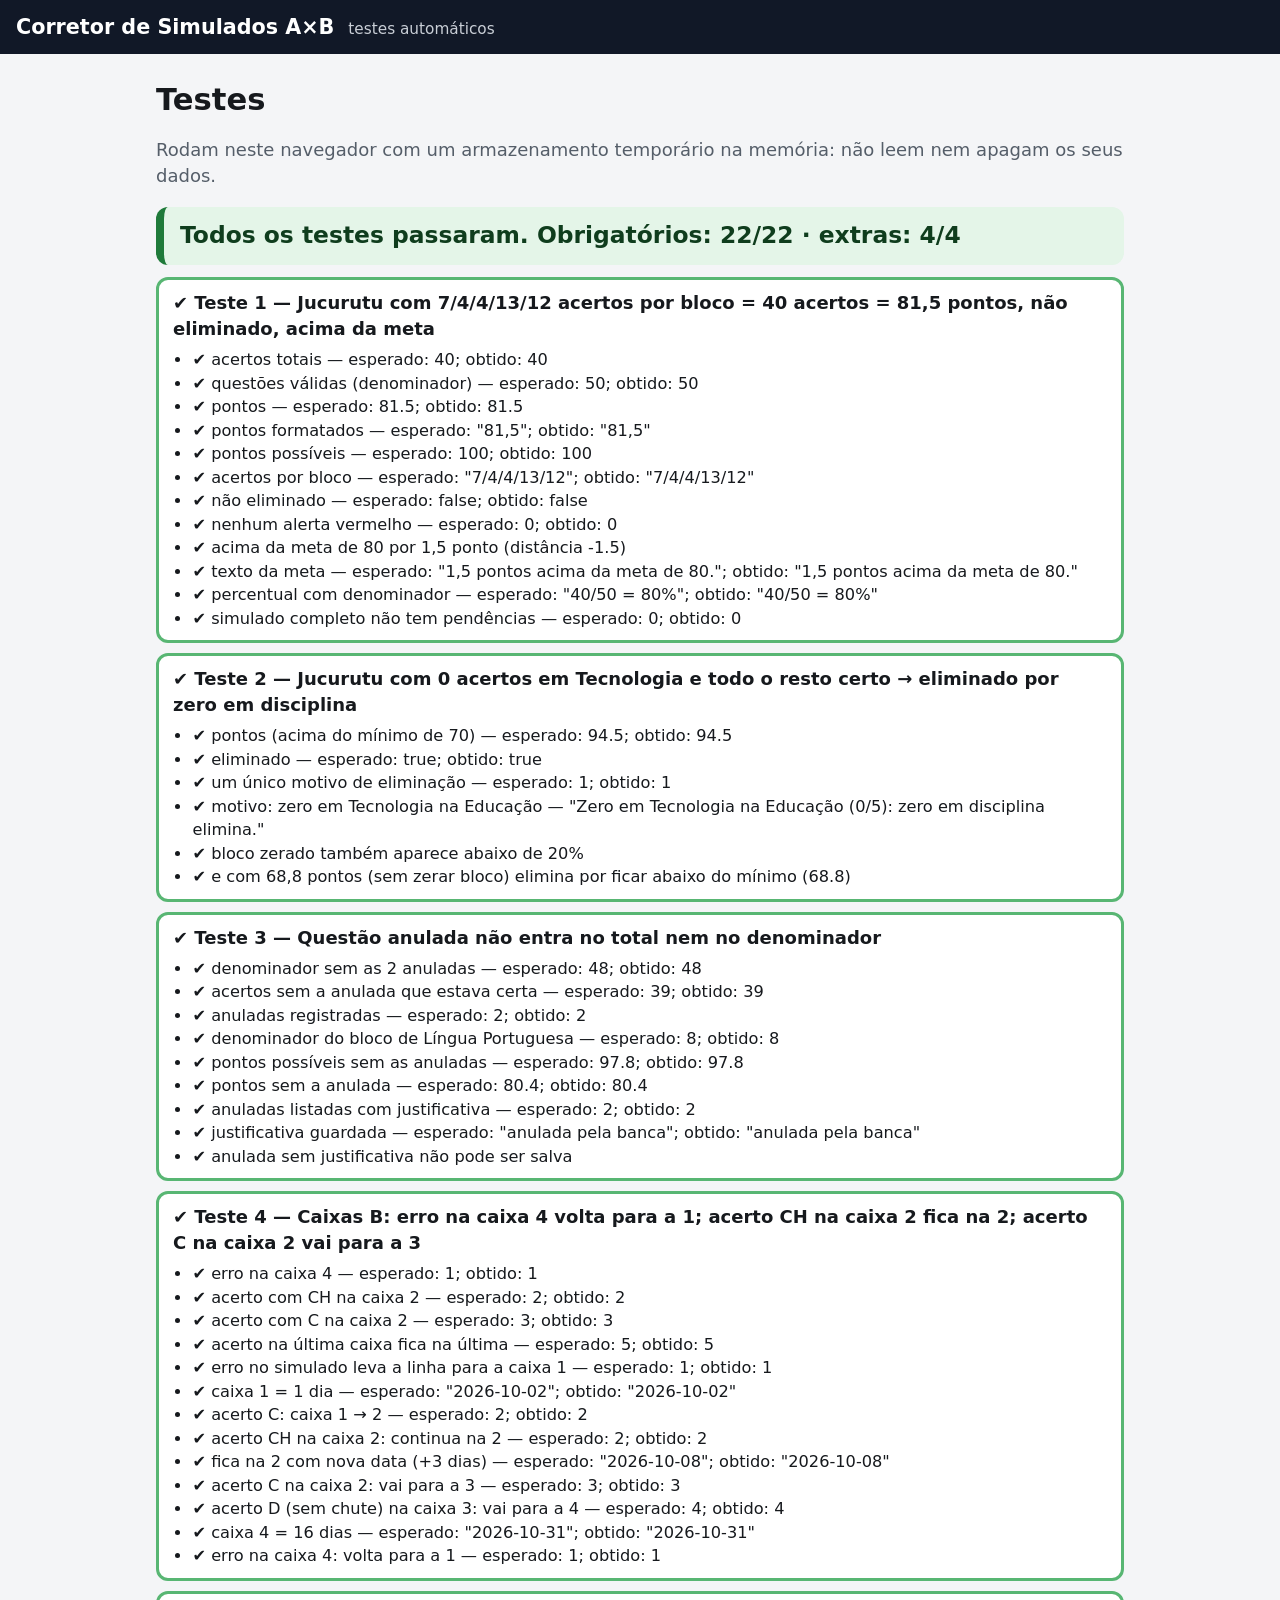
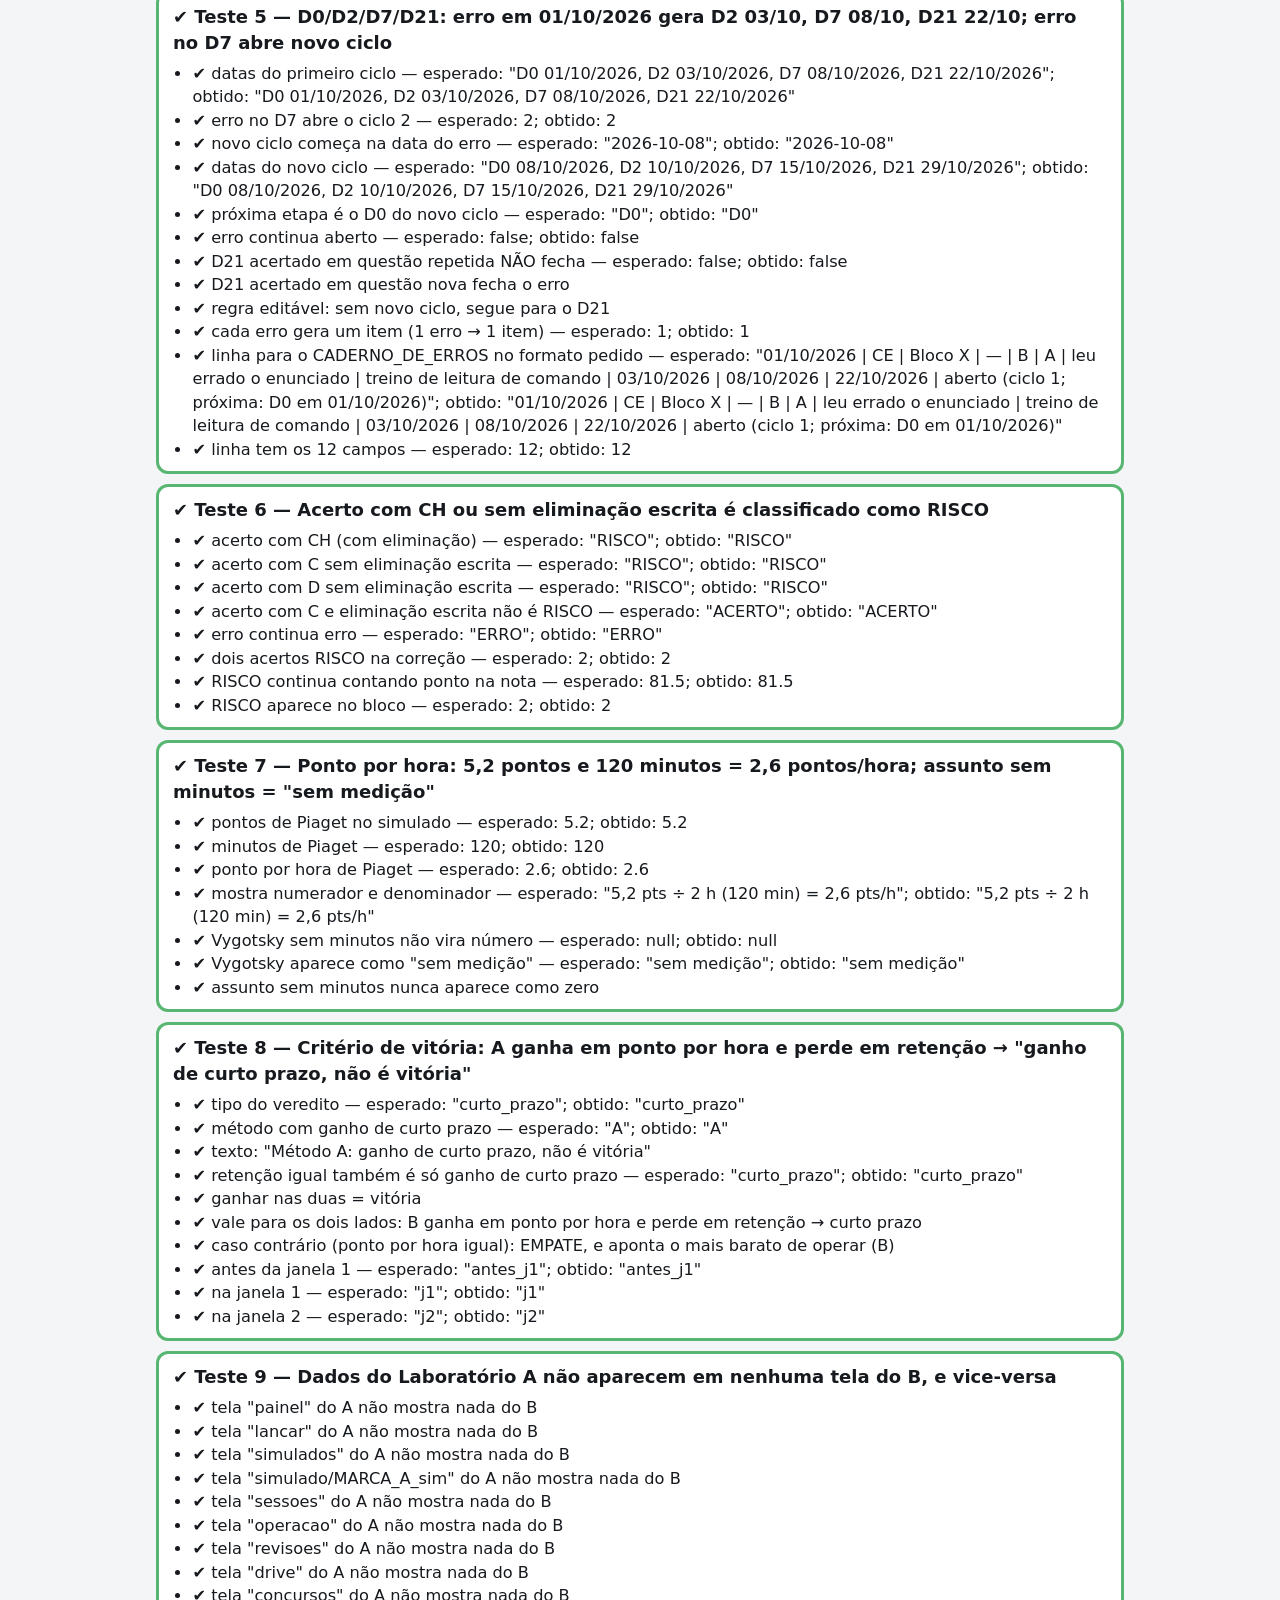
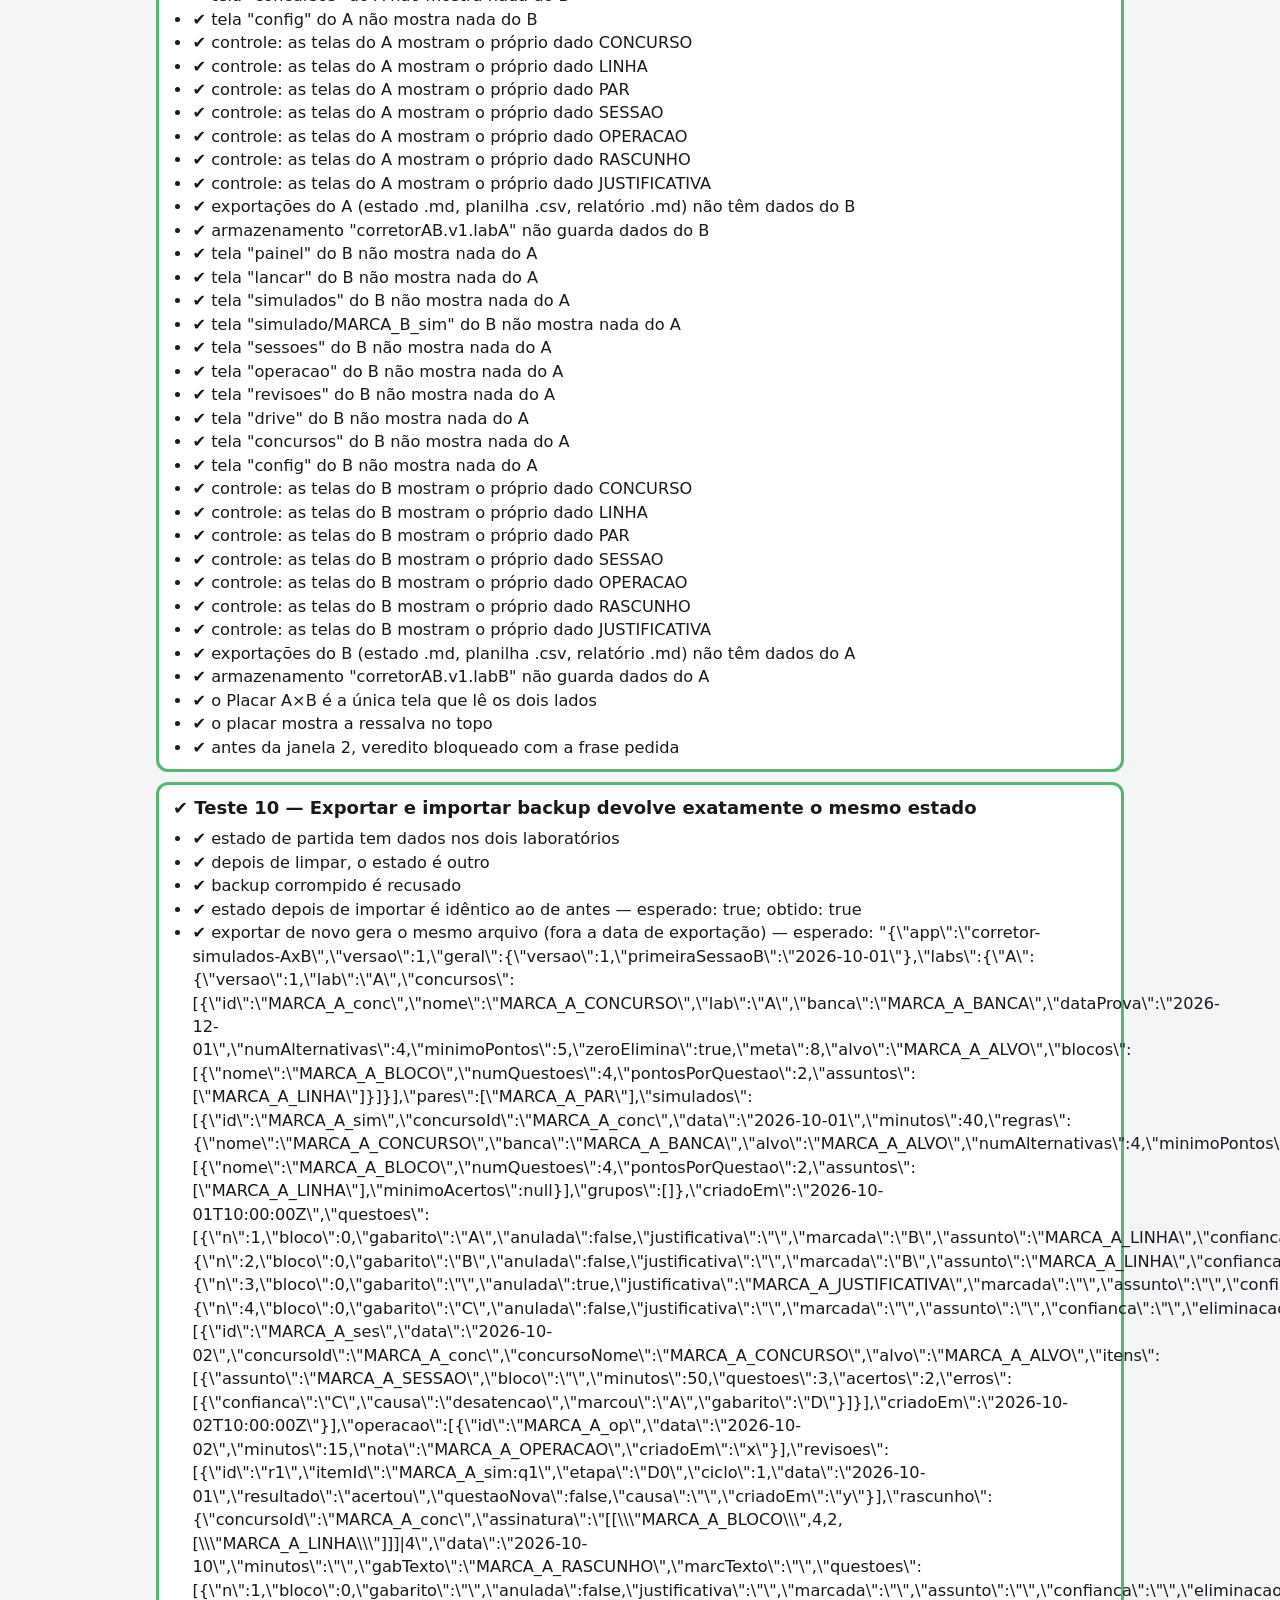
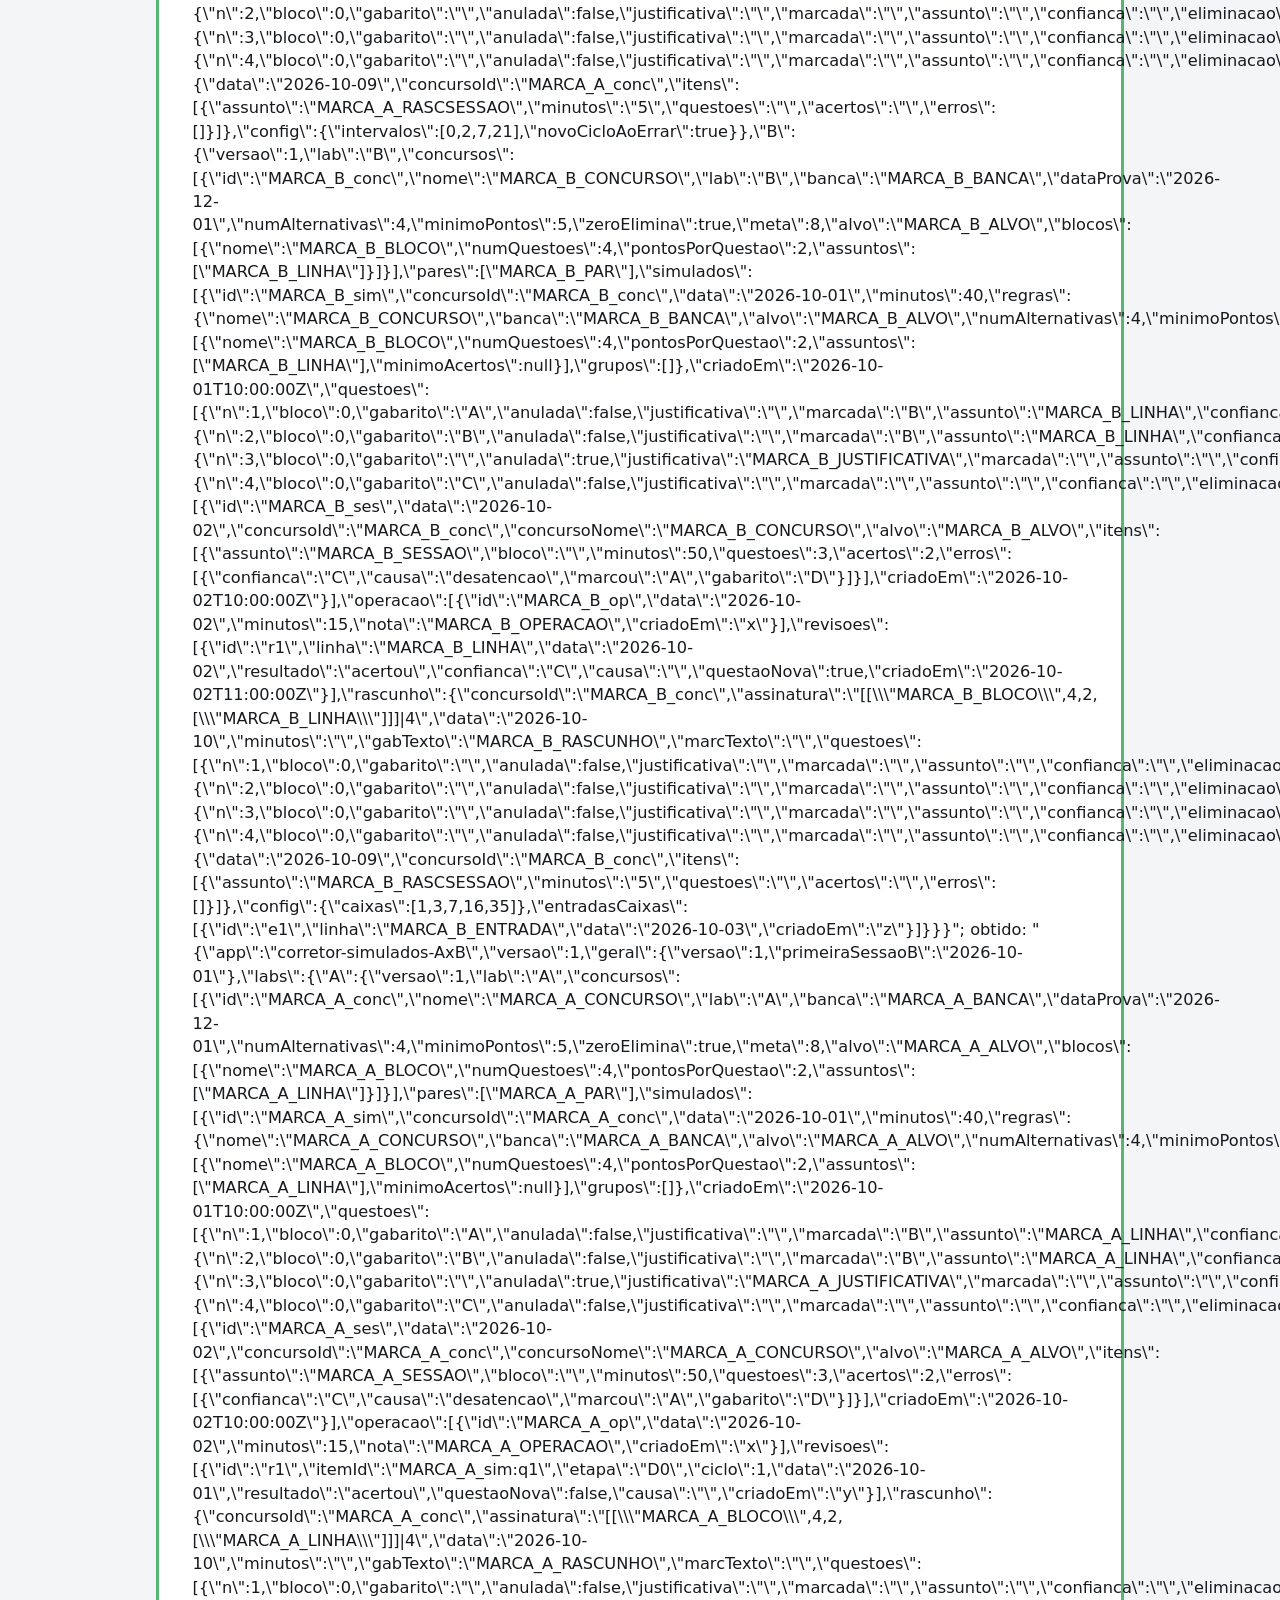
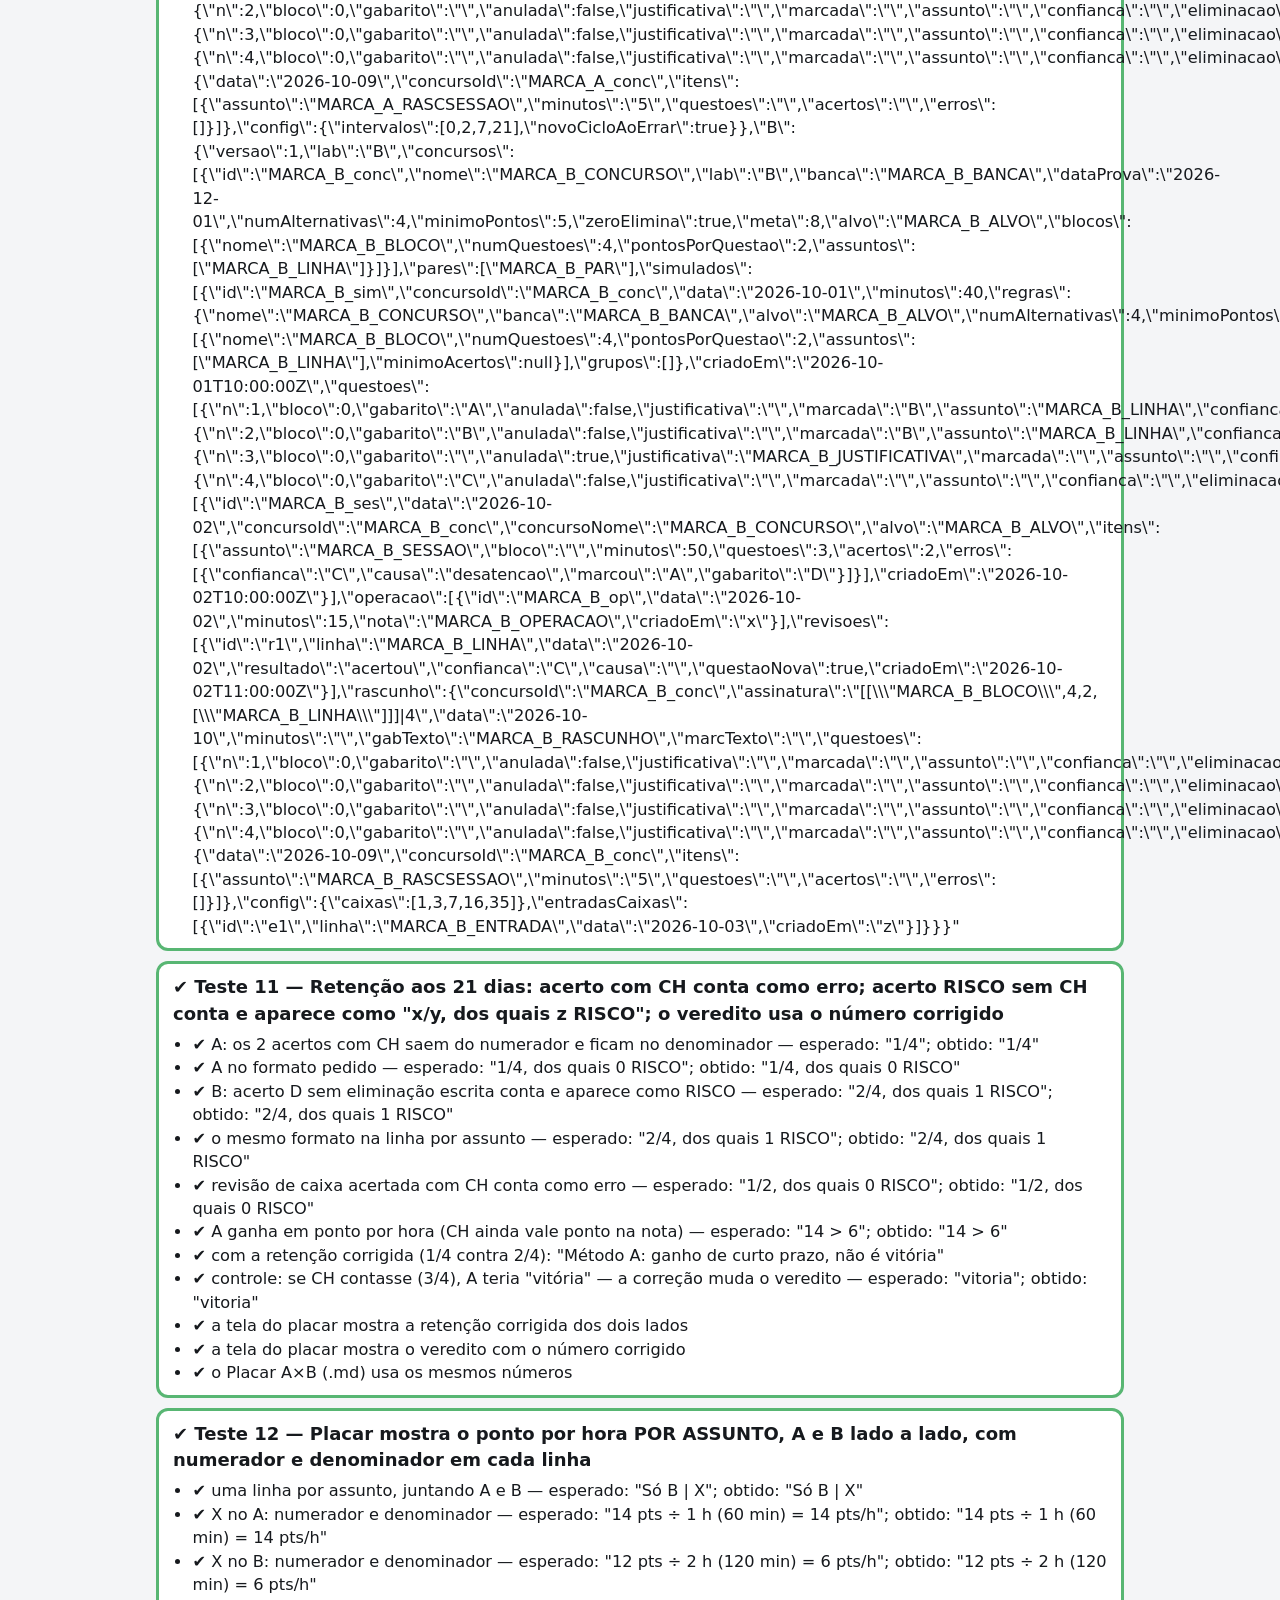
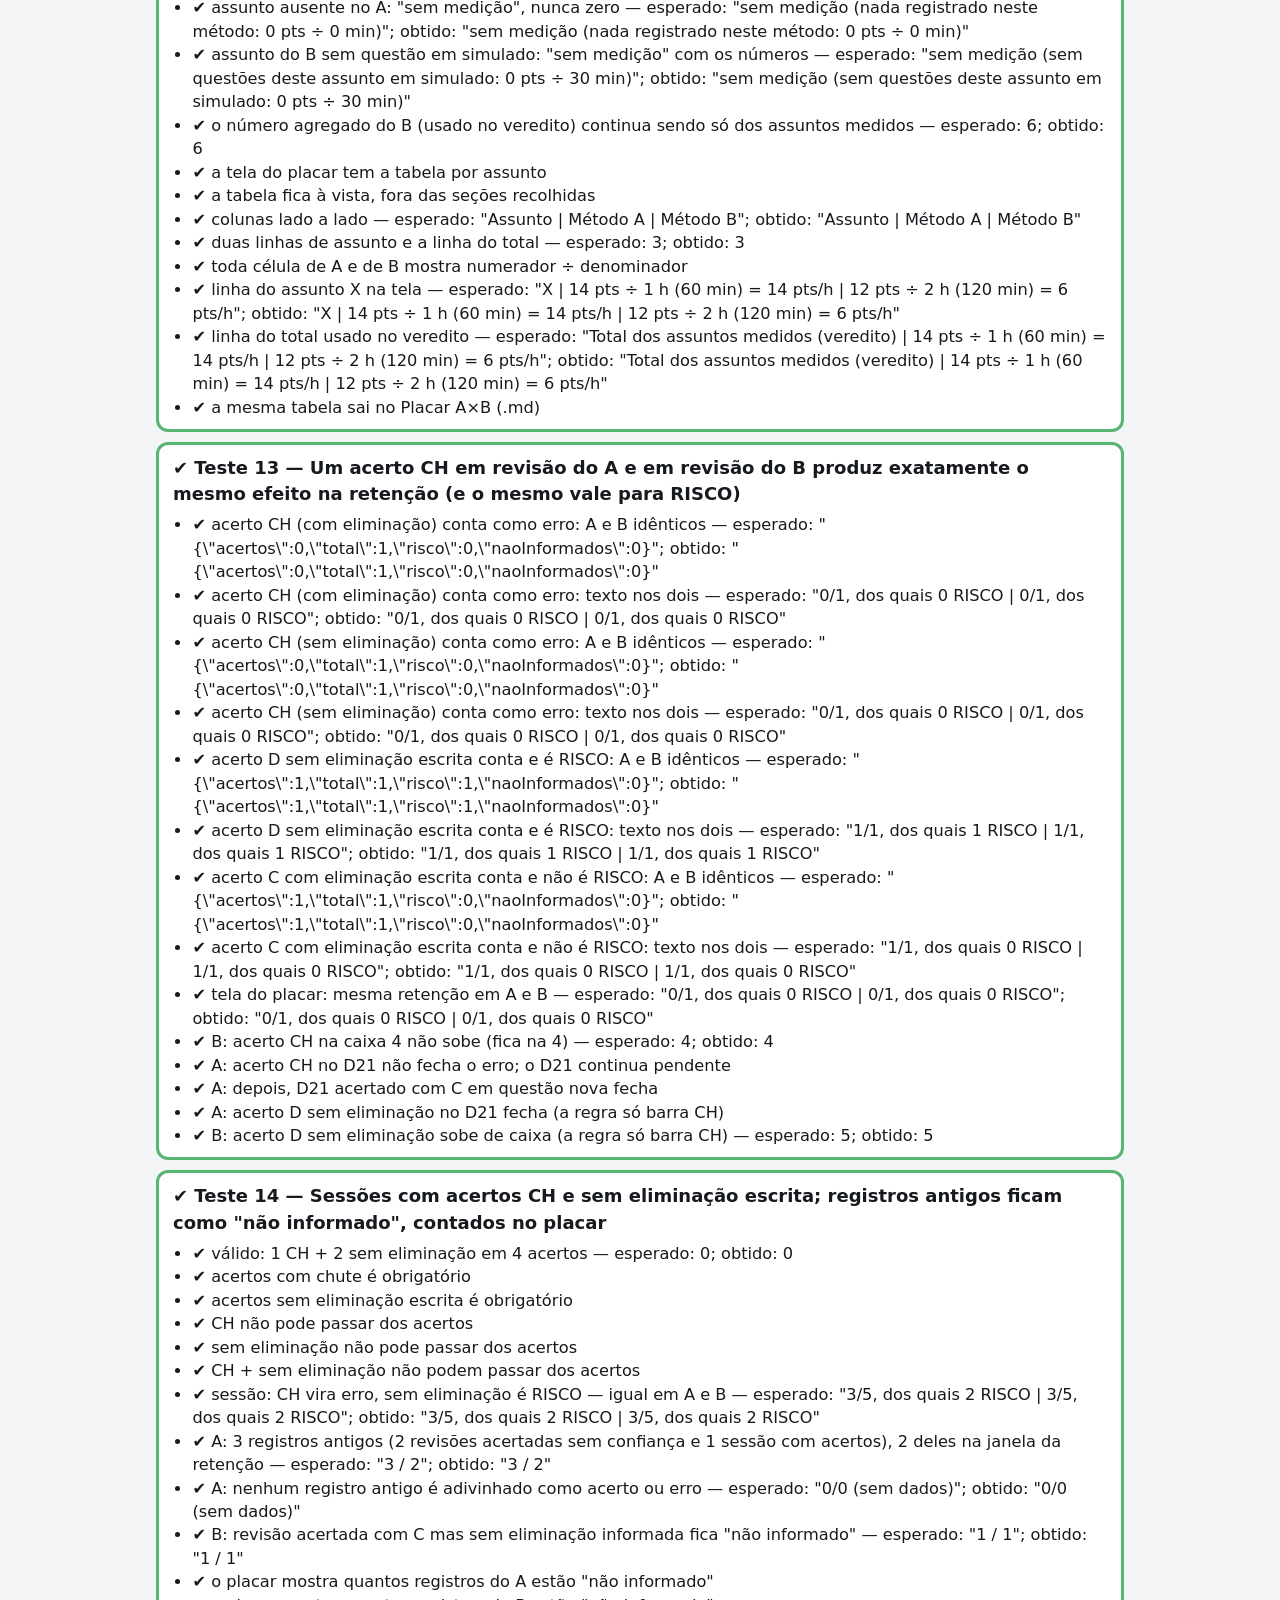
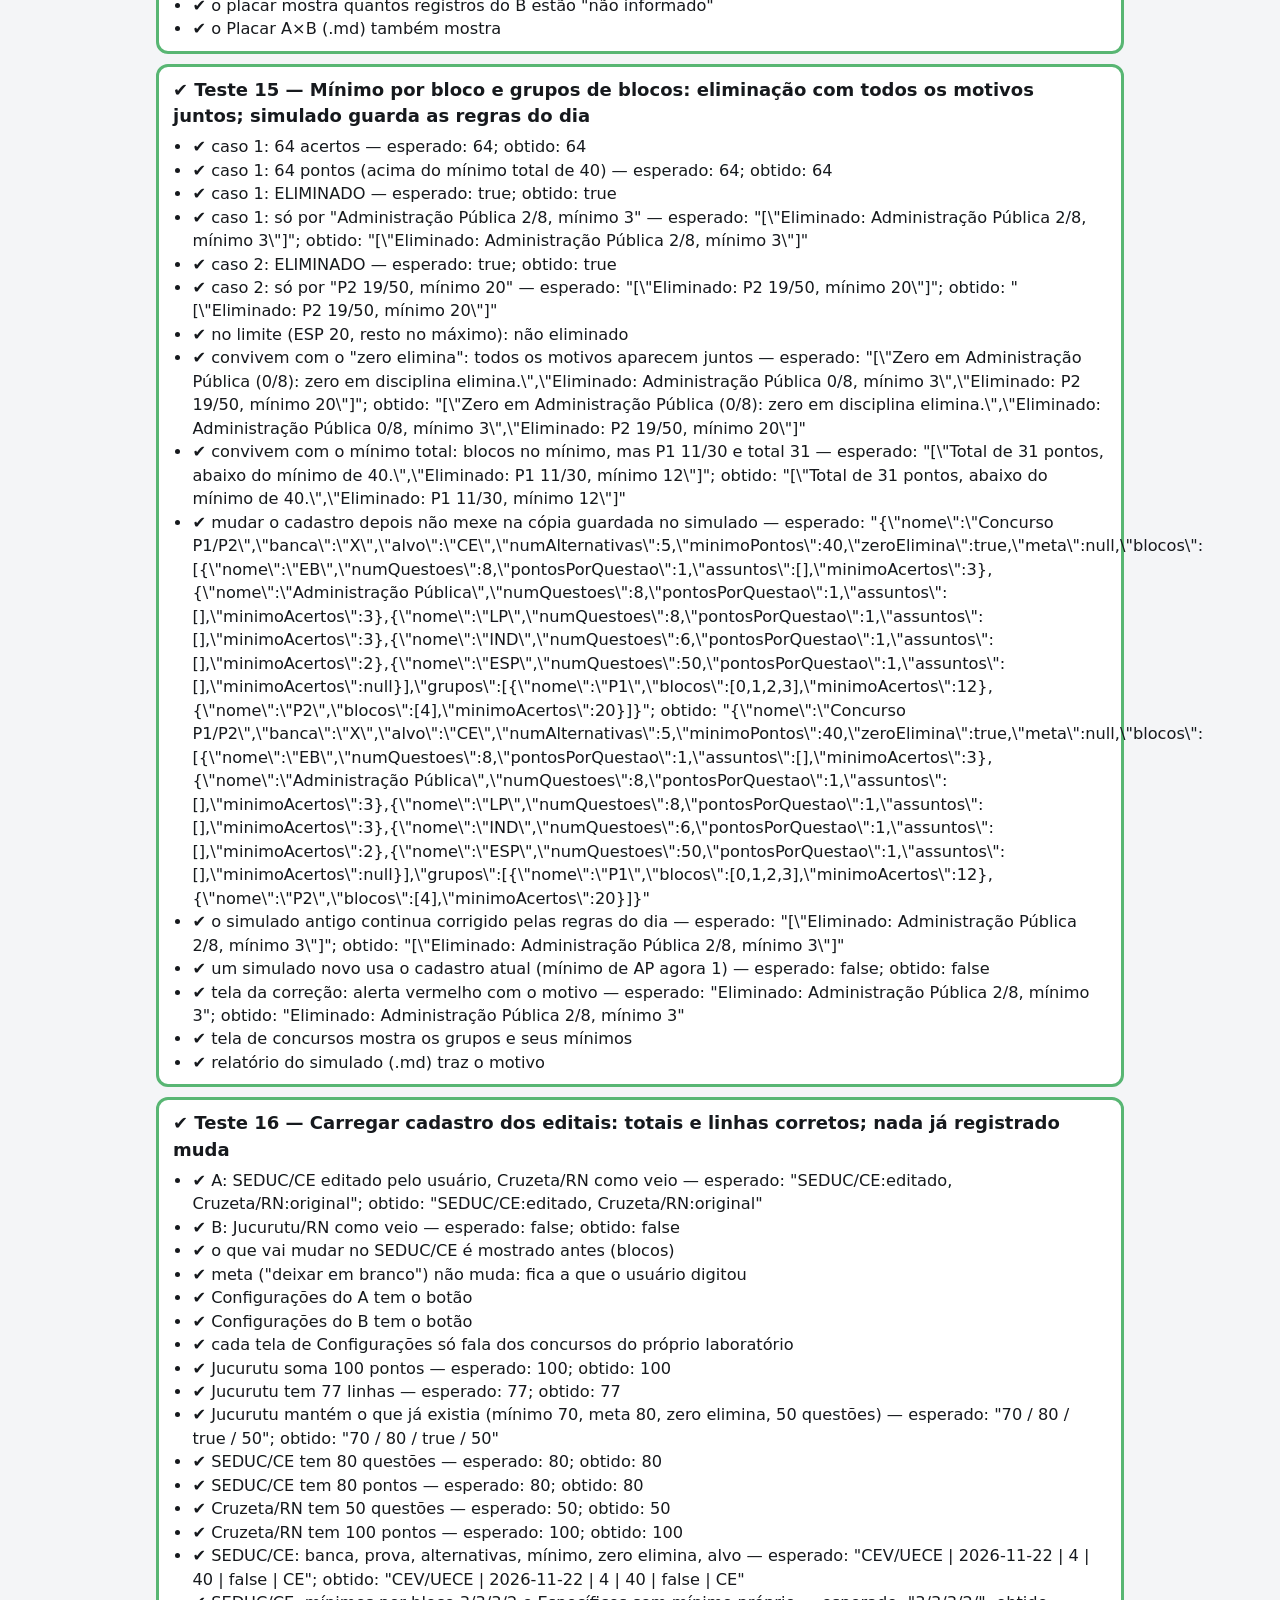
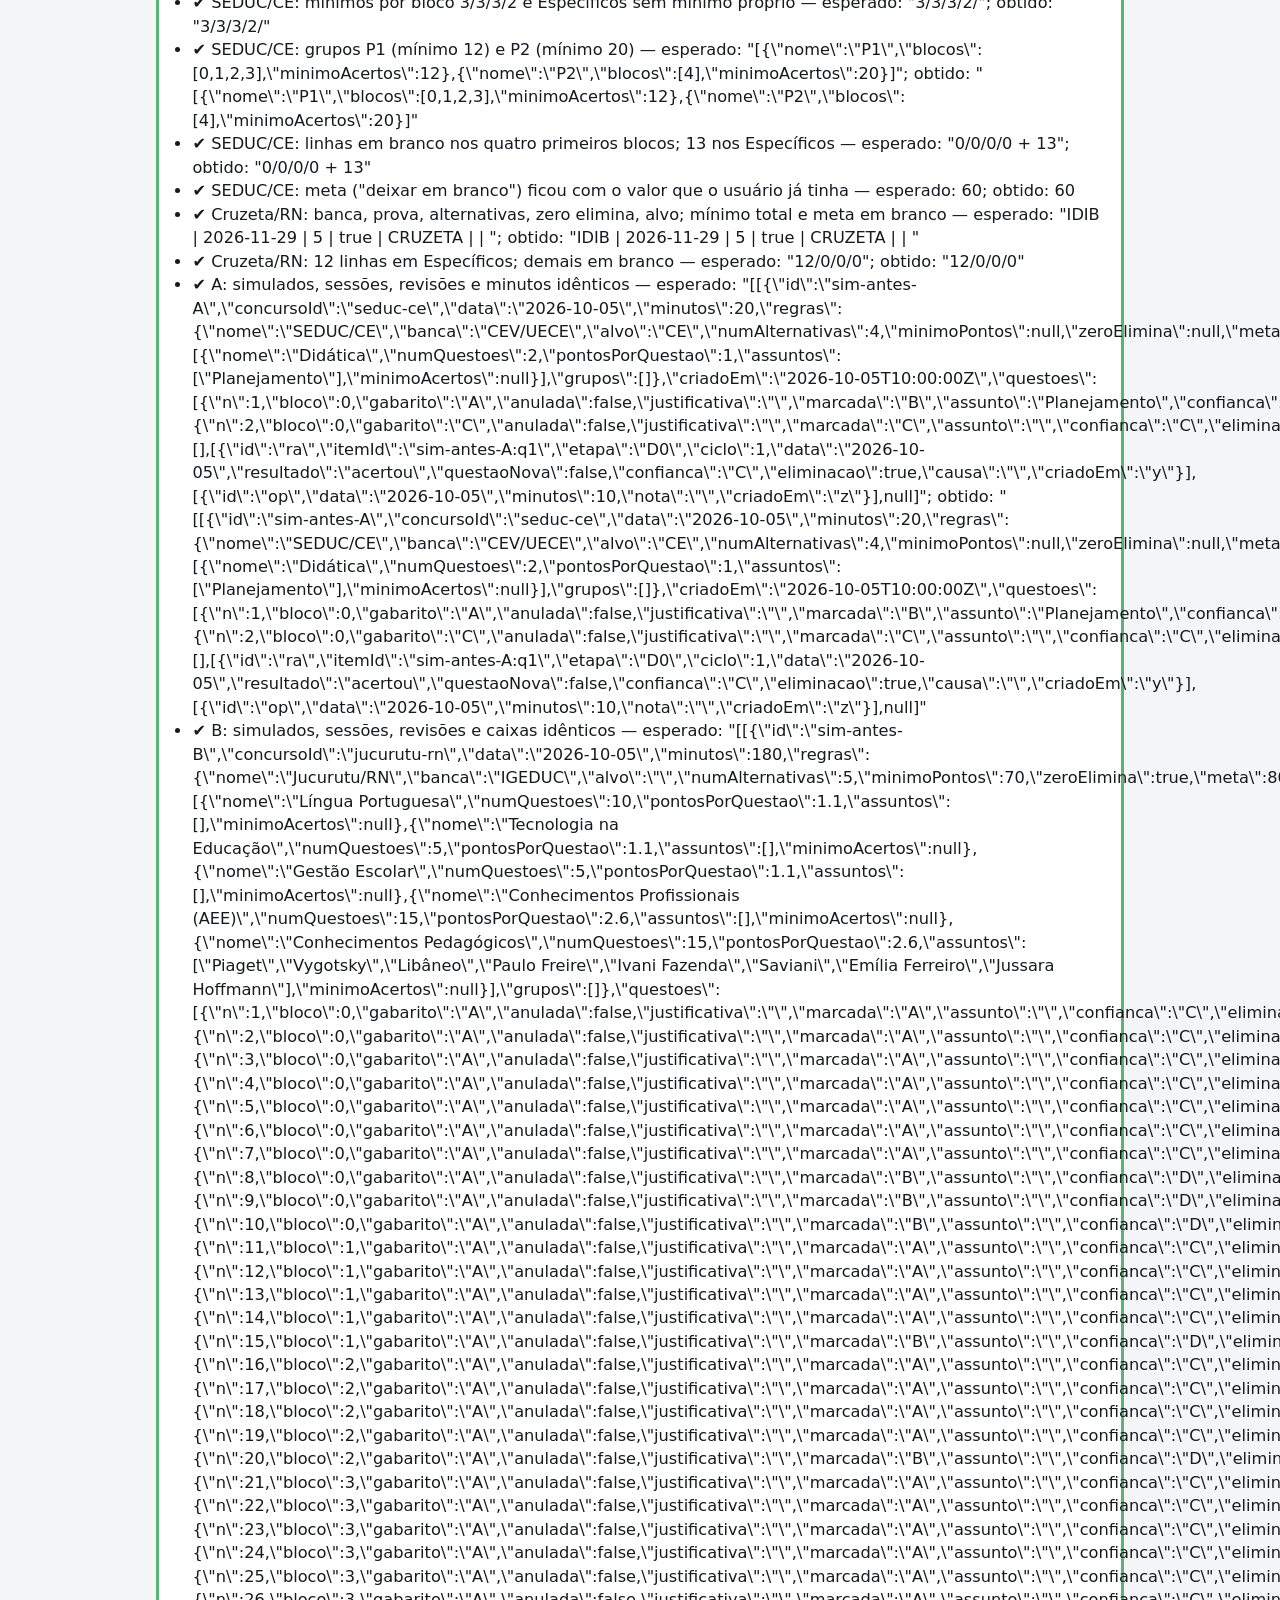
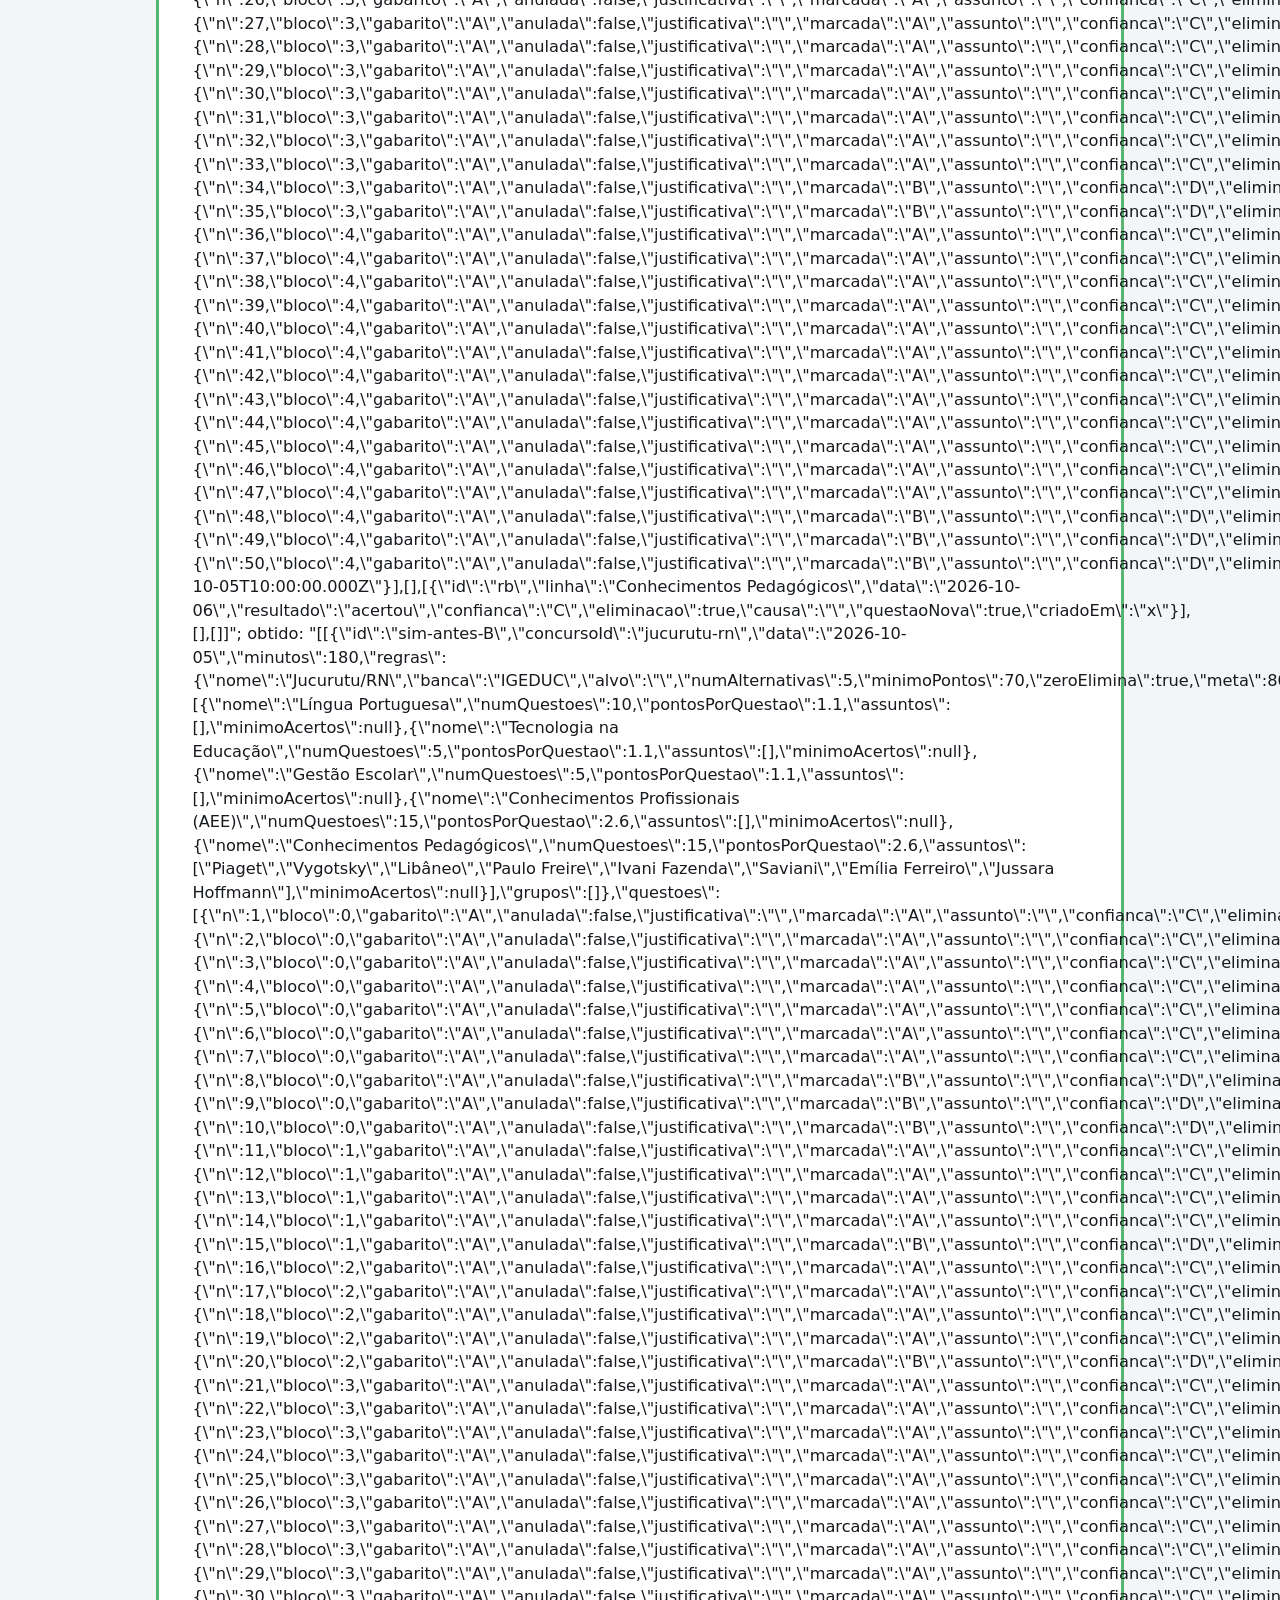
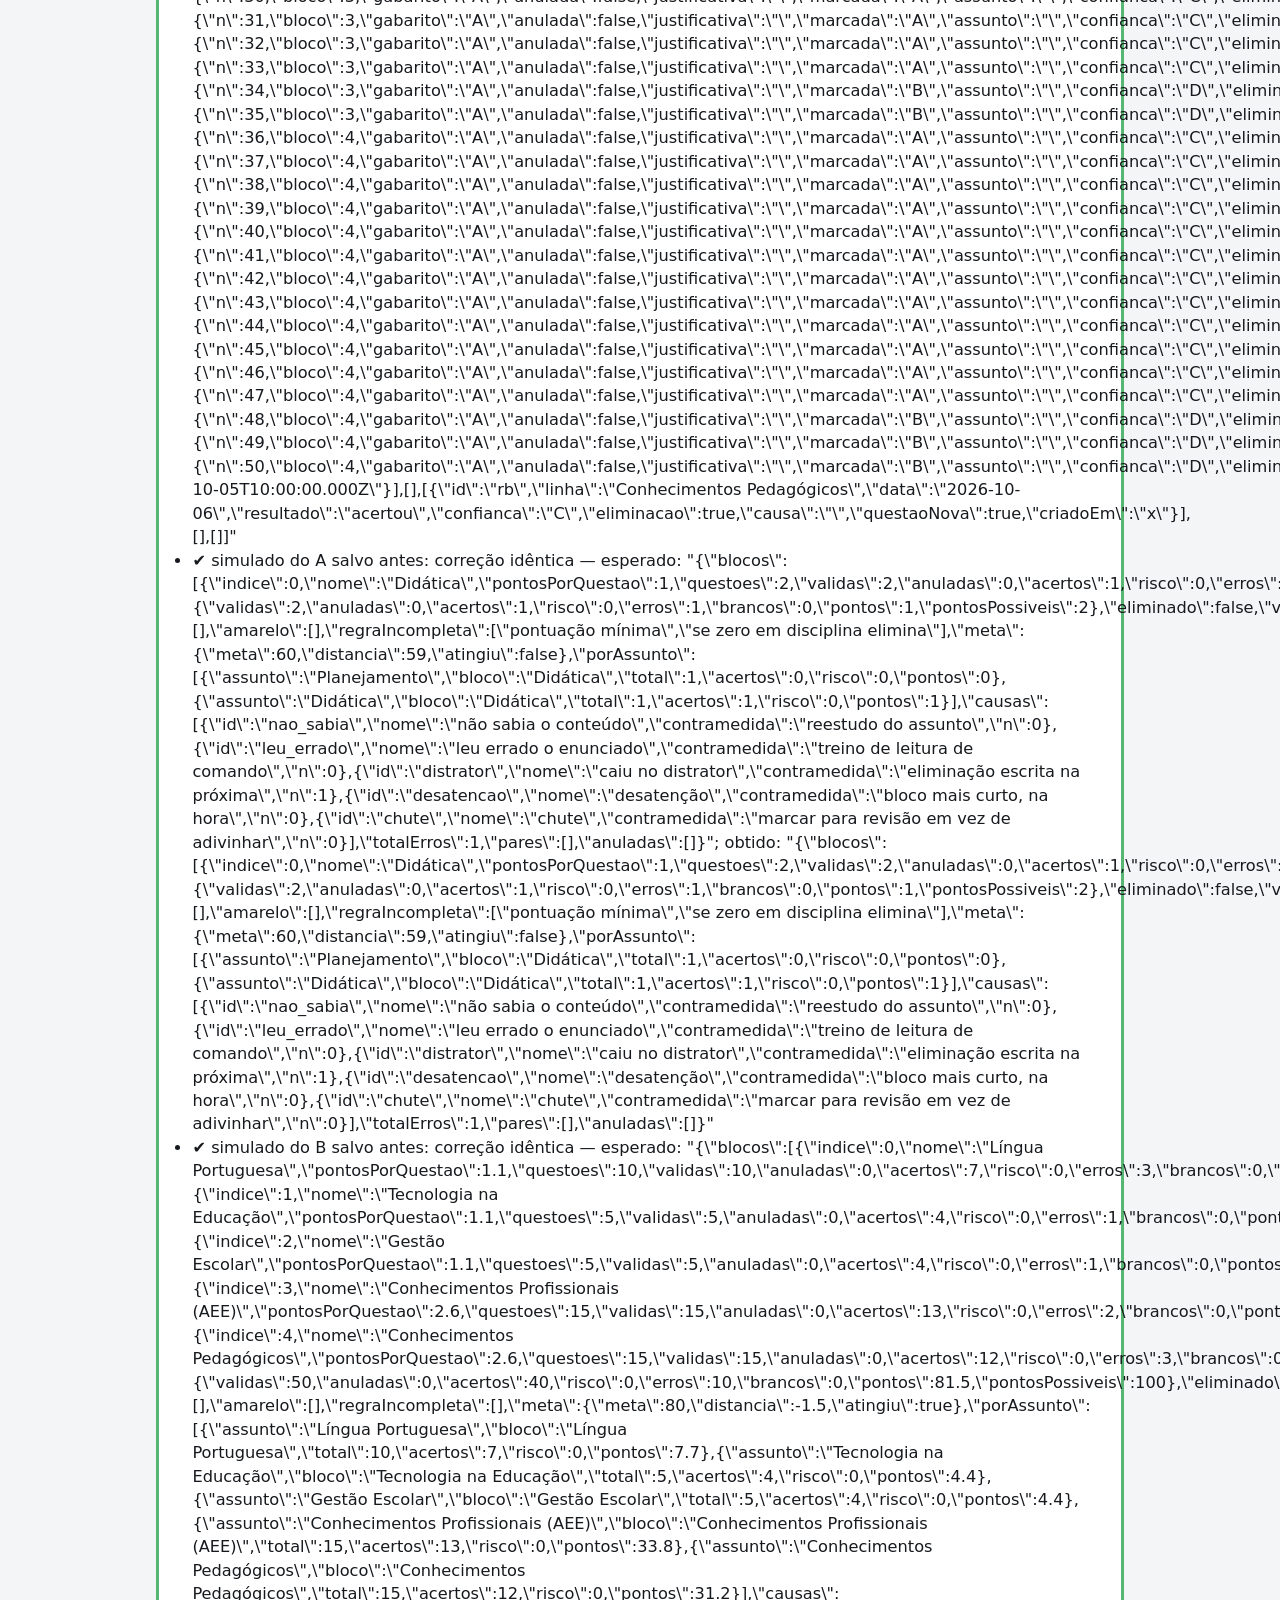
<file: tests.html>
<!doctype html>
<html lang="pt-BR">
<head>
  <meta charset="utf-8">
  <meta name="viewport" content="width=device-width, initial-scale=1">
  <title>Testes — Corretor de Simulados A×B</title>
  <link rel="stylesheet" href="css/estilo.css">
  <style>
    .teste { background: #fff; border-radius: 12px; border: 3px solid var(--borda); padding: 10px 14px; margin: 10px 0; }
    .teste.passou { border-color: #58b673; }
    .teste.falhou { border-color: #e2685d; }
    .teste ul { margin: 6px 0 0; padding-left: 1.2em; font-size: 0.9rem; }
    .teste li.nao { color: var(--verm); font-weight: 700; }
    #placar-testes { font-size: 1.3rem; font-weight: 800; }
  </style>
</head>
<body>
  <header class="topo"><a href="index.html" class="marca">Corretor de Simulados A×B</a><span class="sub">testes automáticos</span></header>
  <main>
    <h1>Testes</h1>
    <p class="suave">Rodam neste navegador com um armazenamento temporário na memória: não leem nem apagam os seus dados.</p>
    <div id="placar-testes" class="alerta info">Rodando…</div>
    <div id="resultados"></div>
  </main>
  <div id="app" hidden></div>

  <script src="js/nucleo.js"></script>
  <script src="js/dados.js"></script>
  <script src="js/app.js"></script>
  <script>
  (function () {
    'use strict';
    var N = Nucleo, D = Dados;
    D.usarBackend(D.backendMemoria());

    var resultados = [];
    function teste(num, nome, fn) {
      var checks = [];
      function ok(cond, desc) { checks.push({ ok: !!cond, desc: desc }); }
      function igual(obtido, esperado, desc) {
        ok(obtido === esperado, desc + ' — esperado: ' + JSON.stringify(esperado) + '; obtido: ' + JSON.stringify(obtido));
      }
      try { fn(ok, igual); } catch (e) { checks.push({ ok: false, desc: 'Erro durante o teste: ' + e.message }); }
      resultados.push({ num: num, nome: nome, checks: checks, ok: checks.length > 0 && checks.every(function (c) { return c.ok; }) });
    }

    /* ---------- auxiliares ---------- */

    function concJucurutu() { return D.labInicial('B').concursos[0]; }

    /** Simulado de Jucurutu com N acertos por bloco (as primeiras N questões de cada bloco certas). */
    function simuladoJucurutu(acertosPorBloco, data, id) {
      var conc = concJucurutu();
      var qs = N.questoesEmBranco(conc.blocos), cont = [0, 0, 0, 0, 0];
      qs.forEach(function (q) {
        q.gabarito = 'A';
        if (cont[q.bloco] < acertosPorBloco[q.bloco]) { q.marcada = 'A'; q.confianca = 'C'; q.eliminacao = true; cont[q.bloco]++; }
        else { q.marcada = 'B'; q.confianca = 'D'; q.eliminacao = true; q.causa = 'nao_sabia'; }
      });
      return { id: id || 'sim-teste', concursoId: conc.id, data: data || '2026-10-05', minutos: 180, regras: N.regrasDoConcurso(conc), questoes: qs, criadoEm: (data || '2026-10-05') + 'T10:00:00.000Z' };
    }

    /* ---------- 1 ---------- */
    teste(1, 'Jucurutu com 7/4/4/13/12 acertos por bloco = 40 acertos = 81,5 pontos, não eliminado, acima da meta', function (ok, igual) {
      var sim = simuladoJucurutu([7, 4, 4, 13, 12]);
      var c = N.corrigir(sim);
      igual(c.total.acertos, 40, 'acertos totais');
      igual(c.total.validas, 50, 'questões válidas (denominador)');
      igual(c.total.pontos, 81.5, 'pontos');
      igual(N.fmtNum(c.total.pontos), '81,5', 'pontos formatados');
      igual(c.total.pontosPossiveis, 100, 'pontos possíveis');
      igual(c.blocos.map(function (b) { return b.acertos; }).join('/'), '7/4/4/13/12', 'acertos por bloco');
      igual(c.eliminado, false, 'não eliminado');
      igual(c.vermelho.length, 0, 'nenhum alerta vermelho');
      ok(c.meta && c.meta.atingiu && c.meta.distancia === -1.5, 'acima da meta de 80 por 1,5 ponto (distância ' + (c.meta && c.meta.distancia) + ')');
      igual(N.textoMeta(c.meta), '1,5 pontos acima da meta de 80.', 'texto da meta');
      igual(N.fmtPct(c.total.acertos, c.total.validas), '40/50 = 80%', 'percentual com denominador');
      igual(N.pendenciasSimulado(sim, sim.regras).length, 0, 'simulado completo não tem pendências');
    });

    /* ---------- 2 ---------- */
    teste(2, 'Jucurutu com 0 acertos em Tecnologia e todo o resto certo → eliminado por zero em disciplina', function (ok, igual) {
      var c = N.corrigir(simuladoJucurutu([10, 0, 5, 15, 15]));
      igual(c.total.pontos, 94.5, 'pontos (acima do mínimo de 70)');
      igual(c.eliminado, true, 'eliminado');
      igual(c.vermelho.length, 1, 'um único motivo de eliminação');
      ok(/Zero em Tecnologia na Educação/.test(c.vermelho[0] || ''), 'motivo: zero em Tecnologia na Educação — "' + c.vermelho[0] + '"');
      ok(c.amarelo.some(function (m) { return m.indexOf('Tecnologia na Educação') === 0; }), 'bloco zerado também aparece abaixo de 20%');
      var abaixo = N.corrigir(simuladoJucurutu([10, 5, 5, 9, 9]));
      ok(abaixo.eliminado && abaixo.total.pontos === 68.8 && /abaixo do mínimo/.test(abaixo.vermelho[0]), 'e com 68,8 pontos (sem zerar bloco) elimina por ficar abaixo do mínimo (' + abaixo.total.pontos + ')');
    });

    /* ---------- 3 ---------- */
    teste(3, 'Questão anulada não entra no total nem no denominador', function (ok, igual) {
      var sim = simuladoJucurutu([7, 4, 4, 13, 12]);
      sim.questoes[0].anulada = true; sim.questoes[0].gabarito = ''; sim.questoes[0].justificativa = 'anulada pela banca'; // era acerto
      sim.questoes[9].anulada = true; sim.questoes[9].gabarito = ''; sim.questoes[9].justificativa = 'anulada pela banca'; // era erro
      var c = N.corrigir(sim);
      igual(c.total.validas, 48, 'denominador sem as 2 anuladas');
      igual(c.total.acertos, 39, 'acertos sem a anulada que estava certa');
      igual(c.total.anuladas, 2, 'anuladas registradas');
      igual(c.blocos[0].validas, 8, 'denominador do bloco de Língua Portuguesa');
      igual(c.total.pontosPossiveis, 97.8, 'pontos possíveis sem as anuladas');
      igual(c.total.pontos, 80.4, 'pontos sem a anulada');
      igual(c.anuladas.length, 2, 'anuladas listadas com justificativa');
      igual(c.anuladas[0].justificativa, 'anulada pela banca', 'justificativa guardada');
      sim.questoes[0].justificativa = '';
      ok(N.pendenciasSimulado(sim, sim.regras).some(function (p) { return /Q1: questão anulada precisa de justificativa/.test(p); }), 'anulada sem justificativa não pode ser salva');
    });

    /* ---------- 4 ---------- */
    teste(4, 'Caixas B: erro na caixa 4 volta para a 1; acerto CH na caixa 2 fica na 2; acerto C na caixa 2 vai para a 3', function (ok, igual) {
      igual(N.moverCaixa(4, 'errou', '', 5), 1, 'erro na caixa 4');
      igual(N.moverCaixa(2, 'acertou', 'CH', 5), 2, 'acerto com CH na caixa 2');
      igual(N.moverCaixa(2, 'acertou', 'C', 5), 3, 'acerto com C na caixa 2');
      igual(N.moverCaixa(5, 'acertou', 'C', 5), 5, 'acerto na última caixa fica na última');
      // Fluxo completo com o estado do laboratório
      var lab = D.labInicial('B');
      lab.simulados.push(simuladoJucurutu([10, 5, 5, 15, 14], '2026-10-01', 'sim-cx')); // erra a Q50 (Conhecimentos Pedagógicos)
      function rev(data, res, conf, i) { lab.revisoes.push({ id: 'r' + i, linha: 'Conhecimentos Pedagógicos', data: data, resultado: res, confianca: conf, causa: res === 'errou' ? 'distrator' : '', questaoNova: true, criadoEm: data + 'T12:00:0' + i + '.000Z' }); }
      function caixa() { return N.estadoCaixasB(lab)[0]; }
      igual(caixa().caixa, 1, 'erro no simulado leva a linha para a caixa 1');
      igual(caixa().proxima, '2026-10-02', 'caixa 1 = 1 dia');
      rev('2026-10-02', 'acertou', 'C', 1); igual(caixa().caixa, 2, 'acerto C: caixa 1 → 2');
      rev('2026-10-05', 'acertou', 'CH', 2); igual(caixa().caixa, 2, 'acerto CH na caixa 2: continua na 2');
      igual(caixa().proxima, '2026-10-08', 'fica na 2 com nova data (+3 dias)');
      rev('2026-10-08', 'acertou', 'C', 3); igual(caixa().caixa, 3, 'acerto C na caixa 2: vai para a 3');
      rev('2026-10-15', 'acertou', 'D', 4); igual(caixa().caixa, 4, 'acerto D (sem chute) na caixa 3: vai para a 4');
      igual(caixa().proxima, '2026-10-31', 'caixa 4 = 16 dias');
      rev('2026-10-31', 'errou', '', 5); igual(caixa().caixa, 1, 'erro na caixa 4: volta para a 1');
    });

    /* ---------- 5 ---------- */
    teste(5, 'D0/D2/D7/D21: erro em 01/10/2026 gera D2 03/10, D7 08/10, D21 22/10; erro no D7 abre novo ciclo', function (ok, igual) {
      var cfg = N.CONFIG_PADRAO.A;
      var item = { id: 'x', data: '2026-10-01' };
      var e = N.estadoItemA(item, [], cfg);
      igual(e.cicloAtual.etapas.map(function (x) { return x.nome + ' ' + N.fmtData(x.data); }).join(', '),
        'D0 01/10/2026, D2 03/10/2026, D7 08/10/2026, D21 22/10/2026', 'datas do primeiro ciclo');
      var regs = [
        { itemId: 'x', data: '2026-10-01', resultado: 'acertou', questaoNova: false, criadoEm: '2026-10-01T10:00:00Z' },
        { itemId: 'x', data: '2026-10-03', resultado: 'acertou', questaoNova: true, criadoEm: '2026-10-03T10:00:00Z' },
        { itemId: 'x', data: '2026-10-08', resultado: 'errou', questaoNova: true, causa: 'distrator', criadoEm: '2026-10-08T10:00:00Z' }
      ];
      e = N.estadoItemA(item, regs, cfg);
      igual(e.numCiclo, 2, 'erro no D7 abre o ciclo 2');
      igual(e.cicloAtual.inicio, '2026-10-08', 'novo ciclo começa na data do erro');
      igual(e.cicloAtual.etapas.map(function (x) { return x.nome + ' ' + N.fmtData(x.data); }).join(', '),
        'D0 08/10/2026, D2 10/10/2026, D7 15/10/2026, D21 29/10/2026', 'datas do novo ciclo');
      igual(e.proxima.nome, 'D0', 'próxima etapa é o D0 do novo ciclo');
      igual(e.fechado, false, 'erro continua aberto');
      // D21 só fecha com acerto em questão nova
      var ciclo = [
        { data: '2026-10-01', resultado: 'acertou', questaoNova: false, criadoEm: 'a1' },
        { data: '2026-10-03', resultado: 'acertou', questaoNova: true, criadoEm: 'a2' },
        { data: '2026-10-08', resultado: 'acertou', questaoNova: true, criadoEm: 'a3' },
        { data: '2026-10-22', resultado: 'acertou', questaoNova: false, criadoEm: 'a4' }
      ];
      igual(N.estadoItemA(item, ciclo, cfg).fechado, false, 'D21 acertado em questão repetida NÃO fecha');
      ciclo.push({ data: '2026-10-23', resultado: 'acertou', questaoNova: true, criadoEm: 'a5' });
      var f = N.estadoItemA(item, ciclo, cfg);
      ok(f.fechado && f.dataFechamento === '2026-10-23', 'D21 acertado em questão nova fecha o erro');
      // Regra editável: com "novo ciclo" desligado, errar no D7 segue para o D21
      var semCiclo = N.estadoItemA(item, regs, { intervalos: [0, 2, 7, 21], novoCicloAoErrar: false });
      ok(semCiclo.numCiclo === 1 && semCiclo.proxima.nome === 'D21', 'regra editável: sem novo ciclo, segue para o D21');
      // Fluxo completo a partir de um simulado do Laboratório A
      var lab = D.labInicial('A');
      lab.concursos[0].blocos = [{ nome: 'Bloco X', numQuestoes: 2, pontosPorQuestao: 1, assuntos: [] }];
      lab.concursos[0].numAlternativas = 4;
      var s = { id: 's1', concursoId: lab.concursos[0].id, data: '2026-10-01', minutos: 30, regras: N.regrasDoConcurso(lab.concursos[0]),
        questoes: [{ n: 1, bloco: 0, gabarito: 'A', anulada: false, marcada: 'B', assunto: '', confianca: 'D', eliminacao: true, par: '', causa: 'leu_errado' },
                   { n: 2, bloco: 0, gabarito: 'C', anulada: false, marcada: 'C', assunto: '', confianca: 'C', eliminacao: true, par: '', causa: '' }], criadoEm: 'z' };
      lab.simulados.push(s);
      var est = N.estadoRevisoesA(lab);
      igual(est.length, 1, 'cada erro gera um item (1 erro → 1 item)');
      var linha = N.linhaCaderno(est[0]);
      igual(linha, '01/10/2026 | CE | Bloco X | — | B | A | leu errado o enunciado | treino de leitura de comando | 03/10/2026 | 08/10/2026 | 22/10/2026 | aberto (ciclo 1; próxima: D0 em 01/10/2026)', 'linha para o CADERNO_DE_ERROS no formato pedido');
      igual(linha.split(' | ').length, 12, 'linha tem os 12 campos');
    });

    /* ---------- 6 ---------- */
    teste(6, 'Acerto com CH ou sem eliminação escrita é classificado como RISCO', function (ok, igual) {
      igual(N.classificar({ gabarito: 'A', marcada: 'A', confianca: 'CH', eliminacao: true }), 'RISCO', 'acerto com CH (com eliminação)');
      igual(N.classificar({ gabarito: 'A', marcada: 'A', confianca: 'C', eliminacao: false }), 'RISCO', 'acerto com C sem eliminação escrita');
      igual(N.classificar({ gabarito: 'A', marcada: 'A', confianca: 'D', eliminacao: false }), 'RISCO', 'acerto com D sem eliminação escrita');
      igual(N.classificar({ gabarito: 'A', marcada: 'A', confianca: 'C', eliminacao: true }), 'ACERTO', 'acerto com C e eliminação escrita não é RISCO');
      igual(N.classificar({ gabarito: 'A', marcada: 'B', confianca: 'C', eliminacao: true }), 'ERRO', 'erro continua erro');
      var sim = simuladoJucurutu([7, 4, 4, 13, 12]);
      sim.questoes[0].confianca = 'CH'; sim.questoes[1].eliminacao = false;
      var c = N.corrigir(sim);
      igual(c.total.risco, 2, 'dois acertos RISCO na correção');
      igual(c.total.pontos, 81.5, 'RISCO continua contando ponto na nota');
      igual(c.blocos[0].risco, 2, 'RISCO aparece no bloco');
    });

    /* ---------- 7 ---------- */
    teste(7, 'Ponto por hora: 5,2 pontos e 120 minutos = 2,6 pontos/hora; assunto sem minutos = "sem medição"', function (ok, igual) {
      var lab = D.labInicial('B');
      var sim = simuladoJucurutu([10, 5, 5, 15, 0], '2026-10-05', 'sim-pph');
      // Conhecimentos Pedagógicos: Q36 e Q37 certas em Piaget (2 × 2,6 = 5,2); Q38 certa em Vygotsky
      [35, 36].forEach(function (i) { var q = sim.questoes[i]; q.assunto = 'Piaget'; q.marcada = 'A'; q.confianca = 'C'; q.causa = ''; });
      var q38 = sim.questoes[37]; q38.assunto = 'Vygotsky'; q38.marcada = 'A'; q38.confianca = 'C'; q38.causa = '';
      lab.simulados.push(sim);
      lab.sessoes.push({ id: 'ses1', data: '2026-10-03', concursoId: 'jucurutu-rn', concursoNome: 'Jucurutu/RN', itens: [{ assunto: 'Piaget', bloco: 'Conhecimentos Pedagógicos', minutos: 120, questoes: 0, acertos: 0, erros: [] }], criadoEm: 'x' });
      var per = N.periodoPlacar({ primeiraSessaoB: '2026-10-01' }, D.labInicial('A'), lab, '2026-10-31');
      var pph = N.pontoPorHora(lab, per);
      var piaget = pph.linhas.filter(function (l) { return l.assunto === 'Piaget'; })[0];
      var vyg = pph.linhas.filter(function (l) { return l.assunto === 'Vygotsky'; })[0];
      igual(piaget.pontos, 5.2, 'pontos de Piaget no simulado');
      igual(piaget.minutos, 120, 'minutos de Piaget');
      igual(piaget.valor, 2.6, 'ponto por hora de Piaget');
      igual(N.textoPph(piaget.pontos, piaget.minutos, piaget.valor), '5,2 pts ÷ 2 h (120 min) = 2,6 pts/h', 'mostra numerador e denominador');
      igual(vyg.valor, null, 'Vygotsky sem minutos não vira número');
      igual(N.textoPph(vyg.pontos, vyg.minutos, vyg.valor), 'sem medição', 'Vygotsky aparece como "sem medição"');
      ok(vyg.valor !== 0, 'assunto sem minutos nunca aparece como zero');
    });

    /* ---------- 8 ---------- */
    teste(8, 'Critério de vitória: A ganha em ponto por hora e perde em retenção → "ganho de curto prazo, não é vitória"', function (ok, igual) {
      function n(pph, ac, tot, custo) { return { pph: { valor: pph }, retencao: { acertos: ac, total: tot }, custo: { media: custo } }; }
      var v = N.veredito(n(3, 5, 10, 60), n(2, 8, 10, 30));
      igual(v.tipo, 'curto_prazo', 'tipo do veredito');
      igual(v.metodo, 'A', 'método com ganho de curto prazo');
      ok(/ganho de curto prazo, não é vitória/.test(v.texto), 'texto: "' + v.texto + '"');
      igual(N.veredito(n(3, 5, 10, 60), n(2, 5, 10, 30)).tipo, 'curto_prazo', 'retenção igual também é só ganho de curto prazo');
      var vit = N.veredito(n(3, 9, 10, 60), n(2, 5, 10, 30));
      ok(vit.tipo === 'vitoria' && vit.metodo === 'A', 'ganhar nas duas = vitória');
      var bCurto = N.veredito(n(2, 9, 10, 60), n(3, 5, 10, 30));
      ok(bCurto.tipo === 'curto_prazo' && bCurto.metodo === 'B', 'vale para os dois lados: B ganha em ponto por hora e perde em retenção → curto prazo');
      var emp = N.veredito(n(2, 9, 10, 60), n(2, 5, 10, 30));
      ok(emp.tipo === 'empate' && emp.texto === 'EMPATE — fique com o mais barato de operar' && emp.maisBarato === 'B', 'caso contrário (ponto por hora igual): EMPATE, e aponta o mais barato de operar (B)');
      // Antes da janela 2 o veredito fica bloqueado
      var per = { inicio: '2026-10-01', j1: '2026-10-29', j2: '2026-11-26' };
      igual(N.faseJanela(per, '2026-10-20').fase, 'antes_j1', 'antes da janela 1');
      igual(N.faseJanela(per, '2026-11-01').fase, 'j1', 'na janela 1');
      igual(N.faseJanela(per, '2026-11-26').fase, 'j2', 'na janela 2');
    });

    /* ---------- 9 ---------- */
    teste(9, 'Dados do Laboratório A não aparecem em nenhuma tela do B, e vice-versa', function (ok, igual) {
      N.fixarHoje('2026-10-10');
      function montar(L) {
        var M = 'MARCA_' + L + '_';
        var lab = D.labInicial(L);
        lab.concursos = [{ id: M + 'conc', nome: M + 'CONCURSO', lab: L, banca: M + 'BANCA', dataProva: '2026-12-01', numAlternativas: 4, minimoPontos: 5, zeroElimina: true, meta: 8, alvo: M + 'ALVO',
          blocos: [{ nome: M + 'BLOCO', numQuestoes: 4, pontosPorQuestao: 2, assuntos: [M + 'LINHA'] }] }];
        lab.pares = [M + 'PAR'];
        var R = N.regrasDoConcurso(lab.concursos[0]);
        lab.simulados = [{ id: M + 'sim', concursoId: M + 'conc', data: '2026-10-01', minutos: 40, regras: R, criadoEm: '2026-10-01T10:00:00Z',
          questoes: [
            { n: 1, bloco: 0, gabarito: 'A', anulada: false, justificativa: '', marcada: 'B', assunto: M + 'LINHA', confianca: 'D', eliminacao: true, par: M + 'PAR', causa: 'distrator' },
            { n: 2, bloco: 0, gabarito: 'B', anulada: false, justificativa: '', marcada: 'B', assunto: M + 'LINHA', confianca: 'C', eliminacao: true, par: '', causa: '' },
            { n: 3, bloco: 0, gabarito: '', anulada: true, justificativa: M + 'JUSTIFICATIVA', marcada: '', assunto: '', confianca: '', eliminacao: false, par: '', causa: '' },
            { n: 4, bloco: 0, gabarito: 'C', anulada: false, justificativa: '', marcada: '', assunto: '', confianca: '', eliminacao: false, par: '', causa: 'chute' }] }];
        lab.sessoes = [{ id: M + 'ses', data: '2026-10-02', concursoId: M + 'conc', concursoNome: M + 'CONCURSO', alvo: M + 'ALVO',
          itens: [{ assunto: M + 'SESSAO', bloco: '', minutos: 50, questoes: 3, acertos: 2, erros: [{ confianca: 'C', causa: 'desatencao', marcou: 'A', gabarito: 'D' }] }], criadoEm: '2026-10-02T10:00:00Z' }];
        lab.operacao = [{ id: M + 'op', data: '2026-10-02', minutos: 15, nota: M + 'OPERACAO', criadoEm: 'x' }];
        lab.rascunho = App.novoRascunho(lab.concursos[0]);
        lab.rascunho.gabTexto = M + 'RASCUNHO';
        lab.rascunhoSessao = { data: '2026-10-09', concursoId: M + 'conc', itens: [{ assunto: M + 'RASCSESSAO', minutos: '5', questoes: '', acertos: '', erros: [] }] };
        if (L === 'A') lab.revisoes = [{ id: 'r1', itemId: M + 'sim:q1', etapa: 'D0', ciclo: 1, data: '2026-10-01', resultado: 'acertou', questaoNova: false, causa: '', criadoEm: 'y' }];
        else { lab.revisoes = [{ id: 'r1', linha: M + 'LINHA', data: '2026-10-02', resultado: 'acertou', confianca: 'C', causa: '', questaoNova: true, criadoEm: '2026-10-02T11:00:00Z' }]; lab.entradasCaixas = [{ id: 'e1', linha: M + 'ENTRADA', data: '2026-10-03', criadoEm: 'z' }]; }
        D.salvarLab(lab);
        return lab;
      }
      var labs = { A: montar('A'), B: montar('B') };
      var telas = ['', 'lancar', 'simulados', 'simulado/MARCA_X_sim', 'sessoes', 'operacao', 'revisoes', 'drive', 'concursos', 'config'];
      ['A', 'B'].forEach(function (L) {
        var O = L === 'A' ? 'B' : 'A';
        telas.forEach(function (t) {
          var html = App.htmlDaTela('#/' + L + '/' + t.replace('X', L));
          ok(html.indexOf('MARCA_' + O) < 0, 'tela "' + (t.replace('X', L) || 'painel') + '" do ' + L + ' não mostra nada do ' + O);
        });
        var todas = telas.map(function (t) { return App.htmlDaTela('#/' + L + '/' + t.replace('X', L)); }).join('');
        ['CONCURSO', 'LINHA', 'PAR', 'SESSAO', 'OPERACAO', 'RASCUNHO', 'JUSTIFICATIVA'].forEach(function (m) {
          ok(todas.indexOf('MARCA_' + L + '_' + m) >= 0, 'controle: as telas do ' + L + ' mostram o próprio dado ' + m);
        });
        var per = N.periodoPlacar({ primeiraSessaoB: '2026-10-01' }, L === 'A' ? labs.A : { sessoes: [] }, L === 'B' ? labs.B : { sessoes: [] }, N.hoje());
        var exp = N.mdEstadoLab(D.lab(L), per, N.hoje()) + N.csvLab(D.lab(L)) + N.mdSimulado(D.lab(L), D.lab(L).simulados[0]);
        ok(exp.indexOf('MARCA_' + O) < 0, 'exportações do ' + L + ' (estado .md, planilha .csv, relatório .md) não têm dados do ' + O);
        var bruto = D.PREFIXO + 'lab' + L;
        ok(JSON.stringify(D.lab(L)).indexOf('MARCA_' + O) < 0, 'armazenamento "' + bruto + '" não guarda dados do ' + O);
      });
      var placar = App.htmlDaTela('#/placar');
      ok(placar.indexOf('MARCA_A_') >= 0 && placar.indexOf('MARCA_B_') >= 0, 'o Placar A×B é a única tela que lê os dois lados');
      ok(placar.indexOf(N.RESSALVA_PLACAR) >= 0, 'o placar mostra a ressalva no topo');
      ok(placar.indexOf(N.FRASE_BLOQUEIO) >= 0, 'antes da janela 2, veredito bloqueado com a frase pedida');
      N.fixarHoje(null);
    });

    /* ---------- 10 ---------- */
    teste(10, 'Exportar e importar backup devolve exatamente o mesmo estado', function (ok, igual) {
      D.salvarGeral({ versao: 1, primeiraSessaoB: '2026-10-01' });
      var antes = JSON.stringify(D.estadoCompleto());
      ok(antes.indexOf('MARCA_A_') >= 0 && antes.indexOf('MARCA_B_') >= 0, 'estado de partida tem dados nos dois laboratórios');
      var arquivo = JSON.stringify(D.exportarBackup(), null, 2);
      D.limparTudo();
      ok(JSON.stringify(D.estadoCompleto()) !== antes, 'depois de limpar, o estado é outro');
      var invalido = JSON.parse(arquivo); invalido.labs.B.lab = 'A';
      var recusou = false;
      try { D.importarBackup(invalido); } catch (e) { recusou = true; }
      ok(recusou, 'backup corrompido é recusado');
      D.importarBackup(JSON.parse(arquivo));
      var depois = JSON.stringify(D.estadoCompleto());
      igual(depois === antes, true, 'estado depois de importar é idêntico ao de antes');
      var segundo = JSON.parse(JSON.stringify(D.exportarBackup())); delete segundo.exportadoEm;
      var primeiro = JSON.parse(arquivo); delete primeiro.exportadoEm;
      igual(JSON.stringify(segundo), JSON.stringify(primeiro), 'exportar de novo gera o mesmo arquivo (fora a data de exportação)');
    });

    /* ---------- auxiliar do placar (testes 11 e 12) ---------- */
    /**
     * Um laboratório com um assunto "X": simulado de 01/10 (primeiro contato, 4 acertos),
     * simulado de 25/10 (24 dias depois) com as respostas dadas, e uma sessão com os minutos dados.
     * Cada resposta: [marcou, confiança, eliminação escrita]. Gabarito sempre A; 2 pontos por questão.
     */
    function labPlacar(L, minutos, respostas, extraSessao) {
      var lab = D.labInicial(L);
      lab.concursos = [{ id: 'c' + L, nome: 'Conc ' + L, lab: L, banca: '', dataProva: '', numAlternativas: 4, minimoPontos: null, zeroElimina: null, meta: null, alvo: L === 'A' ? 'CE' : '',
        blocos: [{ nome: 'Bloco', numQuestoes: 4, pontosPorQuestao: 2, assuntos: ['X'] }] }];
      var R = N.regrasDoConcurso(lab.concursos[0]);
      function q(n, r) { return { n: n, bloco: 0, gabarito: 'A', anulada: false, justificativa: '', marcada: r[0], assunto: 'X', confianca: r[1], eliminacao: r[2], par: '', causa: r[0] === 'A' ? '' : 'nao_sabia' }; }
      lab.simulados = [
        { id: 's1' + L, concursoId: 'c' + L, data: '2026-10-01', minutos: 30, regras: R, criadoEm: '2026-10-01T10:00:00Z', questoes: [1, 2, 3, 4].map(function (n) { return q(n, ['A', 'C', true]); }) },
        { id: 's2' + L, concursoId: 'c' + L, data: '2026-10-25', minutos: 30, regras: R, criadoEm: '2026-10-25T10:00:00Z', questoes: respostas.map(function (r, i) { return q(i + 1, r); }) }
      ];
      var itens = [{ assunto: 'X', bloco: 'Bloco', minutos: minutos, questoes: 0, acertos: 0, erros: [] }];
      if (extraSessao) itens.push(extraSessao);
      lab.sessoes = [{ id: 'ses' + L, data: '2026-10-02', concursoId: 'c' + L, concursoNome: 'Conc ' + L, alvo: '', itens: itens, criadoEm: '2026-10-02T10:00:00Z' }];
      return lab;
    }
    // A: 1 acerto firme + 2 acertos com CH + 1 erro. B: 1 acerto firme + 1 acerto D sem eliminação (RISCO) + 2 erros.
    var RESP_A = [['A', 'C', true], ['A', 'CH', true], ['A', 'CH', true], ['B', 'C', true]];
    var RESP_B = [['A', 'C', true], ['A', 'D', false], ['B', 'C', true], ['C', 'D', true]];

    /* ---------- 11 ---------- */
    teste(11, 'Retenção aos 21 dias: acerto com CH conta como erro; acerto RISCO sem CH conta e aparece como "x/y, dos quais z RISCO"; o veredito usa o número corrigido', function (ok, igual) {
      D.usarBackend(D.backendMemoria());
      var A = labPlacar('A', 60, RESP_A), B = labPlacar('B', 120, RESP_B);
      var per = N.periodoPlacar({ primeiraSessaoB: '2026-10-01' }, A, B, '2026-11-30');
      var rA = N.retencao21(A, per), rB = N.retencao21(B, per);
      igual(rA.acertos + '/' + rA.total, '1/4', 'A: os 2 acertos com CH saem do numerador e ficam no denominador');
      igual(N.textoRetencao(rA), '1/4, dos quais 0 RISCO', 'A no formato pedido');
      igual(N.textoRetencao(rB), '2/4, dos quais 1 RISCO', 'B: acerto D sem eliminação escrita conta e aparece como RISCO');
      igual(N.textoRetencao(rB.linhas[0]), '2/4, dos quais 1 RISCO', 'o mesmo formato na linha por assunto');
      // Revisão de caixa (B) acertada com CH também conta como erro
      var B2 = D.labInicial('B');
      B2.sessoes = [{ id: 'sy', data: '2026-10-01', concursoId: 'jucurutu-rn', concursoNome: 'Jucurutu/RN', itens: [{ assunto: 'Y', bloco: '', minutos: 30, questoes: 2, acertos: 2, erros: [] }], criadoEm: 'a' }];
      B2.revisoes = [
        { id: 'r1', linha: 'Y', data: '2026-10-25', resultado: 'acertou', confianca: 'CH', causa: '', questaoNova: true, criadoEm: 'b' },
        { id: 'r2', linha: 'Y', data: '2026-10-26', resultado: 'acertou', confianca: 'C', eliminacao: true, causa: '', questaoNova: true, criadoEm: 'c' }];
      igual(N.textoRetencao(N.retencao21(B2, per)), '1/2, dos quais 0 RISCO', 'revisão de caixa acertada com CH conta como erro');
      // Veredito
      var nA = N.numerosMetodo(A, per), nB = N.numerosMetodo(B, per);
      igual(nA.pph.valor + ' > ' + nB.pph.valor, '14 > 6', 'A ganha em ponto por hora (CH ainda vale ponto na nota)');
      var v = N.veredito(nA, nB);
      ok(v.tipo === 'curto_prazo' && v.metodo === 'A' && v.retencao === 'B', 'com a retenção corrigida (1/4 contra 2/4): "' + v.texto + '"');
      var semCorrecao = N.veredito({ pph: nA.pph, retencao: { acertos: 3, total: 4 }, custo: nA.custo }, nB);
      igual(semCorrecao.tipo, 'vitoria', 'controle: se CH contasse (3/4), A teria "vitória" — a correção muda o veredito');
      // Tela e arquivo do placar (janela 2 aberta em 30/11/2026)
      D.salvarLab(A); D.salvarLab(B); D.salvarGeral({ versao: 1, primeiraSessaoB: '2026-10-01' });
      N.fixarHoje('2026-11-30');
      var html = App.htmlDaTela('#/placar');
      ok(html.indexOf('1/4, dos quais 0 RISCO') >= 0 && html.indexOf('2/4, dos quais 1 RISCO') >= 0, 'a tela do placar mostra a retenção corrigida dos dois lados');
      ok(html.indexOf('Método A: ganho de curto prazo, não é vitória') >= 0, 'a tela do placar mostra o veredito com o número corrigido');
      var md = N.mdPlacar(A, B, D.geral(), '2026-11-30');
      ok(md.indexOf('Retenção aos 21 dias (acerto com CH conta como erro): 1/4, dos quais 0 RISCO') >= 0 && md.indexOf('**Método A: ganho de curto prazo, não é vitória**') >= 0, 'o Placar A×B (.md) usa os mesmos números');
      N.fixarHoje(null);
    });

    /* ---------- 12 ---------- */
    teste(12, 'Placar mostra o ponto por hora POR ASSUNTO, A e B lado a lado, com numerador e denominador em cada linha', function (ok, igual) {
      D.usarBackend(D.backendMemoria());
      var A = labPlacar('A', 60, RESP_A);
      var B = labPlacar('B', 120, RESP_B, { assunto: 'Só B', bloco: '', minutos: 30, questoes: 0, acertos: 0, erros: [] });
      var per = N.periodoPlacar({ primeiraSessaoB: '2026-10-01' }, A, B, '2026-11-30');
      var nA = N.numerosMetodo(A, per), nB = N.numerosMetodo(B, per);
      var lado = N.pphLadoALado(nA.pph, nB.pph);
      igual(lado.map(function (r) { return r.assunto; }).join(' | '), 'Só B | X', 'uma linha por assunto, juntando A e B');
      igual(N.textoPphLinha(lado[1].a), '14 pts ÷ 1 h (60 min) = 14 pts/h', 'X no A: numerador e denominador');
      igual(N.textoPphLinha(lado[1].b), '12 pts ÷ 2 h (120 min) = 6 pts/h', 'X no B: numerador e denominador');
      igual(N.textoPphLinha(lado[0].a), 'sem medição (nada registrado neste método: 0 pts ÷ 0 min)', 'assunto ausente no A: "sem medição", nunca zero');
      igual(N.textoPphLinha(lado[0].b), 'sem medição (sem questões deste assunto em simulado: 0 pts ÷ 30 min)', 'assunto do B sem questão em simulado: "sem medição" com os números');
      igual(nB.pph.valor, 6, 'o número agregado do B (usado no veredito) continua sendo só dos assuntos medidos');
      // Na tela: tabela visível (fora dos "Detalhes"), lado a lado
      D.salvarLab(A); D.salvarLab(B); D.salvarGeral({ versao: 1, primeiraSessaoB: '2026-10-01' });
      N.fixarHoje('2026-11-30');
      var div = document.createElement('div');
      div.innerHTML = App.htmlDaTela('#/placar');
      var caixa = div.querySelector('#pph-por-assunto');
      ok(!!caixa, 'a tela do placar tem a tabela por assunto');
      ok(caixa && !caixa.closest('details'), 'a tabela fica à vista, fora das seções recolhidas');
      var cab = caixa ? [].map.call(caixa.querySelectorAll('th'), function (th) { return th.textContent; }).join(' | ') : '';
      igual(cab, 'Assunto | Método A | Método B', 'colunas lado a lado');
      var linhas = caixa ? [].map.call(caixa.querySelectorAll('tbody tr'), function (tr) { return [].map.call(tr.children, function (td) { return td.textContent; }); }) : [];
      igual(linhas.length, 3, 'duas linhas de assunto e a linha do total');
      ok(linhas.length === 3 && linhas.every(function (l) { return l[1].indexOf('÷') >= 0 && l[2].indexOf('÷') >= 0; }), 'toda célula de A e de B mostra numerador ÷ denominador');
      igual(linhas[1] ? linhas[1].join(' | ') : '', 'X | 14 pts ÷ 1 h (60 min) = 14 pts/h | 12 pts ÷ 2 h (120 min) = 6 pts/h', 'linha do assunto X na tela');
      igual(linhas[2] ? linhas[2].join(' | ') : '', 'Total dos assuntos medidos (veredito) | 14 pts ÷ 1 h (60 min) = 14 pts/h | 12 pts ÷ 2 h (120 min) = 6 pts/h', 'linha do total usado no veredito');
      var md = N.mdPlacar(A, B, D.geral(), '2026-11-30');
      ok(md.indexOf('| X | 14 pts ÷ 1 h (60 min) = 14 pts/h | 12 pts ÷ 2 h (120 min) = 6 pts/h |') >= 0, 'a mesma tabela sai no Placar A×B (.md)');
      N.fixarHoje(null);
    });

    /* ---------- auxiliar dos testes 13 e 14 ---------- */
    var PER_OUT = { primeiraSessaoB: '2026-10-01' };
    function sessaoY(L, id, data, assunto, q, a, ch, se, nErros) {
      var erros = [];
      for (var i = 0; i < (nErros || 0); i++) erros.push({ confianca: 'D', causa: 'nao_sabia', marcou: '', gabarito: '' });
      var it = { assunto: assunto, bloco: '', minutos: 30, questoes: q, acertos: a, erros: erros };
      if (ch != null) it.acertosCH = ch;
      if (se != null) it.acertosSemElim = se;
      return { id: id, data: data, concursoId: 'c', concursoNome: 'Conc', alvo: 'CE', itens: [it], criadoEm: data + 'T10:00:00Z' };
    }
    /**
     * Mesmo histórico nos dois laboratórios: sessão em 01/10 com 1 erro na linha "Y";
     * três revisões acertadas (C, com eliminação) antes de 21 dias; a revisão que conta para a retenção
     * é a de 28/10 (27 dias depois), com a confiança e a eliminação dadas.
     *   A: D0 01/10, D2 03/10, D7 08/10, D21 28/10.   B: caixa 1→2 (02/10), 2→3 (05/10), 3→4 (12/10), revisão 28/10.
     */
    function labsRevisao(conf, elim) {
      var A = D.labInicial('A'); A.sessoes = [sessaoY('A', 'sy', '2026-10-01', 'Y', 3, 2, 0, 0, 1)];
      function ra(etapa, data, nova, c, e, k) { return { id: 'ra' + k, itemId: 'sy:a0e0', etapa: etapa, ciclo: 1, data: data, resultado: 'acertou', questaoNova: nova, confianca: c, eliminacao: e, causa: '', criadoEm: data + 'T12:00:00Z' }; }
      A.revisoes = [ra('D0', '2026-10-01', false, 'C', true, 0), ra('D2', '2026-10-03', true, 'C', true, 1), ra('D7', '2026-10-08', true, 'C', true, 2), ra('D21', '2026-10-28', true, conf, elim, 3)];
      var B = D.labInicial('B'); B.sessoes = [sessaoY('B', 'sy', '2026-10-01', 'Y', 3, 2, 0, 0, 1)];
      function rb(data, c, e, k) { return { id: 'rb' + k, linha: 'Y', data: data, resultado: 'acertou', confianca: c, eliminacao: e, causa: '', questaoNova: true, criadoEm: data + 'T12:00:00Z' }; }
      B.revisoes = [rb('2026-10-02', 'C', true, 0), rb('2026-10-05', 'C', true, 1), rb('2026-10-12', 'C', true, 2), rb('2026-10-28', conf, elim, 3)];
      return { A: A, B: B };
    }
    function resumoRet(r) { return JSON.stringify({ acertos: r.acertos, total: r.total, risco: r.risco, naoInformados: r.naoInformados }); }

    /* ---------- 13 ---------- */
    teste(13, 'Um acerto CH em revisão do A e em revisão do B produz exatamente o mesmo efeito na retenção (e o mesmo vale para RISCO)', function (ok, igual) {
      D.usarBackend(D.backendMemoria());
      [[['CH', true], '0/1, dos quais 0 RISCO', 'acerto CH (com eliminação) conta como erro'],
       [['CH', false], '0/1, dos quais 0 RISCO', 'acerto CH (sem eliminação) conta como erro'],
       [['D', false], '1/1, dos quais 1 RISCO', 'acerto D sem eliminação escrita conta e é RISCO'],
       [['C', true], '1/1, dos quais 0 RISCO', 'acerto C com eliminação escrita conta e não é RISCO']].forEach(function (caso) {
        var L = labsRevisao(caso[0][0], caso[0][1]);
        var per = N.periodoPlacar(PER_OUT, L.A, L.B, '2026-11-30');
        var rA = N.retencao21(L.A, per), rB = N.retencao21(L.B, per);
        igual(resumoRet(rA), resumoRet(rB), caso[2] + ': A e B idênticos');
        igual(N.textoRetencao(rA) + ' | ' + N.textoRetencao(rB), caso[1] + ' | ' + caso[1], caso[2] + ': texto nos dois');
      });
      // Na tela do placar, a linha da retenção mostra o mesmo texto para A e B
      var L = labsRevisao('CH', true);
      D.salvarLab(L.A); D.salvarLab(L.B); D.salvarGeral({ versao: 1, primeiraSessaoB: '2026-10-01' });
      N.fixarHoje('2026-11-30');
      var div = document.createElement('div'); div.innerHTML = App.htmlDaTela('#/placar');
      var linhaRet = [].filter.call(div.querySelectorAll('table.cinco tbody tr'), function (tr) { return tr.children[0].textContent.indexOf('Retenção aos 21 dias') === 0; })[0];
      igual(linhaRet ? linhaRet.children[1].textContent + ' | ' + linhaRet.children[2].textContent : '', '0/1, dos quais 0 RISCO | 0/1, dos quais 0 RISCO', 'tela do placar: mesma retenção em A e B');
      N.fixarHoje(null);
      // As regras próprias de cada método continuam: CH não sobe caixa; CH no D21 não fecha o erro
      var cx = N.estadoCaixasB(L.B)[0];
      igual(cx.caixa, 4, 'B: acerto CH na caixa 4 não sobe (fica na 4)');
      var eA = N.estadoRevisoesA(L.A)[0];
      ok(!eA.fechado && eA.proxima && eA.proxima.nome === 'D21', 'A: acerto CH no D21 não fecha o erro; o D21 continua pendente');
      L.A.revisoes.push({ id: 'ra9', itemId: 'sy:a0e0', etapa: 'D21', ciclo: 1, data: '2026-10-29', resultado: 'acertou', questaoNova: true, confianca: 'C', eliminacao: true, causa: '', criadoEm: '2026-10-29T12:00:00Z' });
      eA = N.estadoRevisoesA(L.A)[0];
      ok(eA.fechado && eA.dataFechamento === '2026-10-29', 'A: depois, D21 acertado com C em questão nova fecha');
      var semEl = labsRevisao('D', false);
      ok(N.estadoRevisoesA(semEl.A)[0].fechado, 'A: acerto D sem eliminação no D21 fecha (a regra só barra CH)');
      igual(N.estadoCaixasB(semEl.B)[0].caixa, 5, 'B: acerto D sem eliminação sobe de caixa (a regra só barra CH)');
    });

    /* ---------- 14 ---------- */
    teste(14, 'Sessões com acertos CH e sem eliminação escrita; registros antigos ficam como "não informado", contados no placar', function (ok, igual) {
      D.usarBackend(D.backendMemoria());
      igual(N.pendenciasAcertosSessao(4, 1, 2).length, 0, 'válido: 1 CH + 2 sem eliminação em 4 acertos');
      ok(/acertos com chute/.test(N.pendenciasAcertosSessao(4, null, 0)[0] || ''), 'acertos com chute é obrigatório');
      ok(/sem eliminação escrita/.test(N.pendenciasAcertosSessao(4, 0, null)[0] || ''), 'acertos sem eliminação escrita é obrigatório');
      ok(/maiores que os acertos/.test(N.pendenciasAcertosSessao(4, 5, 0)[0] || ''), 'CH não pode passar dos acertos');
      ok(/maiores que os acertos/.test(N.pendenciasAcertosSessao(4, 0, 5)[0] || ''), 'sem eliminação não pode passar dos acertos');
      ok(/passam dos acertos/.test(N.pendenciasAcertosSessao(4, 2, 3)[0] || ''), 'CH + sem eliminação não podem passar dos acertos');
      // Mesma sessão em A e B: 5 questões, 4 acertos, 1 CH, 2 sem eliminação → 3/5, dos quais 2 RISCO
      var labs = {};
      ['A', 'B'].forEach(function (L) {
        var lab = D.labInicial(L);
        lab.sessoes = [sessaoY(L, 's1', '2026-10-01', 'Z', 2, 2, 0, 0, 0), sessaoY(L, 's2', '2026-10-25', 'Z', 5, 4, 1, 2, 1)];
        labs[L] = lab;
      });
      var per = N.periodoPlacar(PER_OUT, labs.A, labs.B, '2026-11-30');
      igual(N.textoRetencao(N.retencao21(labs.A, per)) + ' | ' + N.textoRetencao(N.retencao21(labs.B, per)), '3/5, dos quais 2 RISCO | 3/5, dos quais 2 RISCO', 'sessão: CH vira erro, sem eliminação é RISCO — igual em A e B');
      // Registros antigos, sem os campos novos
      var A = D.labInicial('A');
      A.sessoes = [sessaoY('A', 'w1', '2026-10-01', 'W', 1, 0, 0, 0, 1), sessaoY('A', 'w2', '2026-10-26', 'W', 4, 3, null, null, 1)];
      A.revisoes = [
        { id: 'o1', itemId: 'w1:a0e0', etapa: 'D0', ciclo: 1, data: '2026-10-01', resultado: 'acertou', questaoNova: false, causa: '', criadoEm: 'o1' },
        { id: 'o2', itemId: 'w1:a0e0', etapa: 'D2', ciclo: 1, data: '2026-10-28', resultado: 'acertou', questaoNova: true, causa: '', criadoEm: 'o2' }];
      var B = D.labInicial('B');
      B.sessoes = [sessaoY('B', 'w1', '2026-10-01', 'W', 1, 0, 0, 0, 1)];
      B.revisoes = [{ id: 'o3', linha: 'W', data: '2026-10-28', resultado: 'acertou', confianca: 'C', causa: '', questaoNova: true, criadoEm: 'o3' }];
      per = N.periodoPlacar(PER_OUT, A, B, '2026-11-30');
      var nA = N.numerosMetodo(A, per), nB = N.numerosMetodo(B, per);
      igual(nA.naoInformados + ' / ' + nA.retencao.naoInformados, '3 / 2', 'A: 3 registros antigos (2 revisões acertadas sem confiança e 1 sessão com acertos), 2 deles na janela da retenção');
      igual(N.textoRetencao(nA.retencao), '0/0 (sem dados)', 'A: nenhum registro antigo é adivinhado como acerto ou erro');
      igual(nB.naoInformados + ' / ' + nB.retencao.naoInformados, '1 / 1', 'B: revisão acertada com C mas sem eliminação informada fica "não informado"');
      D.salvarLab(A); D.salvarLab(B); D.salvarGeral({ versao: 1, primeiraSessaoB: '2026-10-01' });
      N.fixarHoje('2026-11-30');
      var html = App.htmlDaTela('#/placar');
      ok(html.indexOf('3 registro(s) antigo(s) sem confiança ou eliminação escrita (2 ficaram fora da retenção do período)') >= 0, 'o placar mostra quantos registros do A estão "não informado"');
      ok(html.indexOf('1 registro(s) antigo(s) sem confiança ou eliminação escrita (1 ficaram fora da retenção do período)') >= 0, 'o placar mostra quantos registros do B estão "não informado"');
      ok(N.mdPlacar(A, B, D.geral(), '2026-11-30').indexOf('Não informado: 3 registro(s)') >= 0, 'o Placar A×B (.md) também mostra');
      N.fixarHoje(null);
    });

    /* ---------- 15 ---------- */
    teste(15, 'Mínimo por bloco e grupos de blocos: eliminação com todos os motivos juntos; simulado guarda as regras do dia', function (ok, igual) {
      D.usarBackend(D.backendMemoria());
      // Concurso do pedido: EB 8, AP 8, LP 8, IND 6 (grupo P1, mínimo 12) e ESP 50 (grupo P2, mínimo 20);
      // mínimos por bloco 3/3/3/2; total mínimo 40; 1 ponto por questão.
      var conc = { id: 'c-p1p2', nome: 'Concurso P1/P2', lab: 'A', banca: 'X', dataProva: '', numAlternativas: 5, minimoPontos: 40, zeroElimina: true, meta: null, alvo: 'CE',
        blocos: [
          { nome: 'EB', numQuestoes: 8, pontosPorQuestao: 1, assuntos: [], minimoAcertos: 3 },
          { nome: 'Administração Pública', numQuestoes: 8, pontosPorQuestao: 1, assuntos: [], minimoAcertos: 3 },
          { nome: 'LP', numQuestoes: 8, pontosPorQuestao: 1, assuntos: [], minimoAcertos: 3 },
          { nome: 'IND', numQuestoes: 6, pontosPorQuestao: 1, assuntos: [], minimoAcertos: 2 },
          { nome: 'ESP', numQuestoes: 50, pontosPorQuestao: 1, assuntos: [], minimoAcertos: null }],
        grupos: [{ nome: 'P1', blocos: [0, 1, 2, 3], minimoAcertos: 12 }, { nome: 'P2', blocos: [4], minimoAcertos: 20 }] };
      function sim(acertos, id) {
        var qs = N.questoesEmBranco(conc.blocos), cont = [0, 0, 0, 0, 0];
        qs.forEach(function (q) {
          q.gabarito = 'A';
          if (cont[q.bloco] < acertos[q.bloco]) { q.marcada = 'A'; q.confianca = 'C'; q.eliminacao = true; cont[q.bloco]++; }
          else { q.marcada = 'B'; q.confianca = 'D'; q.eliminacao = true; q.causa = 'nao_sabia'; }
        });
        return { id: id || 'sp', concursoId: conc.id, data: '2026-10-05', minutos: 200, regras: N.regrasDoConcurso(conc), questoes: qs, criadoEm: '2026-10-05T10:00:00Z' };
      }
      var s1 = sim([8, 2, 8, 6, 40], 'sp1'), c1 = N.corrigir(s1);
      igual(c1.total.acertos, 64, 'caso 1: 64 acertos');
      igual(c1.total.pontos, 64, 'caso 1: 64 pontos (acima do mínimo total de 40)');
      igual(c1.eliminado, true, 'caso 1: ELIMINADO');
      igual(JSON.stringify(c1.vermelho), JSON.stringify(['Eliminado: Administração Pública 2/8, mínimo 3']), 'caso 1: só por "Administração Pública 2/8, mínimo 3"');
      var c2 = N.corrigir(sim([8, 8, 8, 6, 19], 'sp2'));
      igual(c2.eliminado, true, 'caso 2: ELIMINADO');
      igual(JSON.stringify(c2.vermelho), JSON.stringify(['Eliminado: P2 19/50, mínimo 20']), 'caso 2: só por "P2 19/50, mínimo 20"');
      var c3 = N.corrigir(sim([8, 8, 8, 6, 20], 'sp3'));
      ok(!c3.eliminado && c3.vermelho.length === 0, 'no limite (ESP 20, resto no máximo): não eliminado');
      var c4 = N.corrigir(sim([8, 0, 8, 6, 19], 'sp4'));
      igual(JSON.stringify(c4.vermelho), JSON.stringify(['Zero em Administração Pública (0/8): zero em disciplina elimina.', 'Eliminado: Administração Pública 0/8, mínimo 3', 'Eliminado: P2 19/50, mínimo 20']),
        'convivem com o "zero elimina": todos os motivos aparecem juntos');
      var c5 = N.corrigir(sim([3, 3, 3, 2, 20], 'sp5'));
      igual(JSON.stringify(c5.vermelho), JSON.stringify(['Total de 31 pontos, abaixo do mínimo de 40.', 'Eliminado: P1 11/30, mínimo 12']),
        'convivem com o mínimo total: blocos no mínimo, mas P1 11/30 e total 31');
      // Cópia das regras vigentes no dia
      var guardado = JSON.stringify(s1.regras);
      conc.blocos[1].minimoAcertos = 1; conc.grupos = [];
      igual(JSON.stringify(s1.regras), guardado, 'mudar o cadastro depois não mexe na cópia guardada no simulado');
      igual(JSON.stringify(N.corrigir(s1).vermelho), JSON.stringify(['Eliminado: Administração Pública 2/8, mínimo 3']), 'o simulado antigo continua corrigido pelas regras do dia');
      igual(N.corrigir(sim([8, 2, 8, 6, 40], 'sp6')).eliminado, false, 'um simulado novo usa o cadastro atual (mínimo de AP agora 1)');
      // Na tela
      var lab = D.labInicial('A');
      conc.blocos[1].minimoAcertos = 3; conc.grupos = [{ nome: 'P1', blocos: [0, 1, 2, 3], minimoAcertos: 12 }, { nome: 'P2', blocos: [4], minimoAcertos: 20 }];
      lab.concursos.push(conc); lab.simulados.push(s1); D.salvarLab(lab);
      var div = document.createElement('div'); div.innerHTML = App.htmlDaTela('#/A/simulado/sp1');
      var verm = div.querySelectorAll('.alerta.vermelho li');
      igual(verm.length === 1 ? verm[0].textContent : verm.length + ' motivos', 'Eliminado: Administração Pública 2/8, mínimo 3', 'tela da correção: alerta vermelho com o motivo');
      var cad = App.htmlDaTela('#/A/concursos');
      ok(cad.indexOf('<strong>P1</strong> (EB, Administração Pública, LP, IND) mínimo 12 acertos') >= 0 && cad.indexOf('<strong>P2</strong> (ESP) mínimo 20 acertos') >= 0, 'tela de concursos mostra os grupos e seus mínimos');
      ok(N.mdSimulado(lab, s1).indexOf('ELIMINADO pelas regras cadastradas: Eliminado: Administração Pública 2/8, mínimo 3') >= 0, 'relatório do simulado (.md) traz o motivo');
    });

    /* ---------- 16 ---------- */
    teste(16, 'Carregar cadastro dos editais: totais e linhas corretos; nada já registrado muda', function (ok, igual) {
      D.usarBackend(D.backendMemoria());
      function linhas(c) { var t = 0; c.blocos.forEach(function (b) { t += b.assuntos.length; }); return t; }
      function registros(lab) { return JSON.stringify([lab.simulados, lab.sessoes, lab.revisoes, lab.operacao, lab.entradasCaixas || null]); }
      // Laboratório B: Jucurutu como veio, com um simulado já salvo
      var B = D.labInicial('B');
      B.simulados.push(simuladoJucurutu([7, 4, 4, 13, 12], '2026-10-05', 'sim-antes-B'));
      B.revisoes.push({ id: 'rb', linha: 'Conhecimentos Pedagógicos', data: '2026-10-06', resultado: 'acertou', confianca: 'C', eliminacao: true, causa: '', questaoNova: true, criadoEm: 'x' });
      D.salvarLab(B);
      // Laboratório A: SEDUC/CE editado pelo usuário (bloco próprio e meta) e com simulado salvo
      var A = D.labInicial('A');
      var sed = A.concursos[0];
      sed.numAlternativas = 4; sed.meta = 60;
      sed.blocos = [{ nome: 'Didática', numQuestoes: 2, pontosPorQuestao: 1, assuntos: ['Planejamento'] }];
      A.simulados.push({ id: 'sim-antes-A', concursoId: 'seduc-ce', data: '2026-10-05', minutos: 20, regras: N.regrasDoConcurso(sed), criadoEm: '2026-10-05T10:00:00Z',
        questoes: [{ n: 1, bloco: 0, gabarito: 'A', anulada: false, justificativa: '', marcada: 'B', assunto: 'Planejamento', confianca: 'D', eliminacao: true, par: '', causa: 'distrator' },
                   { n: 2, bloco: 0, gabarito: 'C', anulada: false, justificativa: '', marcada: 'C', assunto: '', confianca: 'C', eliminacao: true, par: '', causa: '' }] });
      A.revisoes.push({ id: 'ra', itemId: 'sim-antes-A:q1', etapa: 'D0', ciclo: 1, data: '2026-10-05', resultado: 'acertou', questaoNova: false, confianca: 'C', eliminacao: true, causa: '', criadoEm: 'y' });
      A.operacao.push({ id: 'op', data: '2026-10-05', minutos: 10, nota: '', criadoEm: 'z' });
      D.salvarLab(A);
      var antes = { A: registros(D.lab('A')), B: registros(D.lab('B')) };
      var telaAntes = { A: App.htmlDaTela('#/A/simulado/sim-antes-A'), B: App.htmlDaTela('#/B/simulado/sim-antes-B') };
      var corAntes = { A: JSON.stringify(N.corrigir(D.lab('A').simulados[0])), B: JSON.stringify(N.corrigir(D.lab('B').simulados[0])) };

      // Plano: só o SEDUC/CE conta como editado (pede a segunda confirmação)
      var planoA = D.planoEditais(D.lab('A')), planoB = D.planoEditais(D.lab('B'));
      igual(planoA.map(function (p) { return p.nome + ':' + (p.editado ? 'editado' : 'original'); }).join(', '), 'SEDUC/CE:editado, Cruzeta/RN:original', 'A: SEDUC/CE editado pelo usuário, Cruzeta/RN como veio');
      igual(planoB[0].editado, false, 'B: Jucurutu/RN como veio');
      ok(planoA[0].mudancas.some(function (m) { return m.indexOf('Blocos: Didática (2 × 1) → Educação Brasileira (8 × 1, mínimo 3)') === 0; }), 'o que vai mudar no SEDUC/CE é mostrado antes (blocos)');
      ok(!planoA[0].mudancas.some(function (m) { return m.indexOf('Meta') === 0; }), 'meta ("deixar em branco") não muda: fica a que o usuário digitou');
      // Tela: o painel com as mudanças e a segunda confirmação
      var div = document.createElement('div'); div.innerHTML = App.htmlDaTela('#/A/config');
      ok(!!div.querySelector('[data-acao="edital-carregar"]') && div.textContent.indexOf('Carregar cadastro dos editais') >= 0, 'Configurações do A tem o botão');
      ok(App.htmlDaTela('#/B/config').indexOf('data-acao="edital-carregar"') >= 0, 'Configurações do B tem o botão');
      ok(App.htmlDaTela('#/B/config').indexOf('SEDUC') < 0 && App.htmlDaTela('#/A/config').indexOf('Jucurutu') < 0, 'cada tela de Configurações só fala dos concursos do próprio laboratório');

      // Carregar
      var labA = D.lab('A'); D.aplicarPlanoEditais(labA, planoA); D.salvarLab(labA);
      var labB = D.lab('B'); D.aplicarPlanoEditais(labB, planoB); D.salvarLab(labB);
      var juc = D.lab('B').concursos[0], seduc = D.lab('A').concursos[0], cruz = D.lab('A').concursos[1];
      igual(N.totalPontos(juc.blocos), 100, 'Jucurutu soma 100 pontos');
      igual(linhas(juc), 77, 'Jucurutu tem 77 linhas');
      igual(juc.minimoPontos + ' / ' + juc.meta + ' / ' + juc.zeroElimina + ' / ' + N.totalQuestoes(juc.blocos), '70 / 80 / true / 50', 'Jucurutu mantém o que já existia (mínimo 70, meta 80, zero elimina, 50 questões)');
      igual(N.totalQuestoes(seduc.blocos), 80, 'SEDUC/CE tem 80 questões');
      igual(N.totalPontos(seduc.blocos), 80, 'SEDUC/CE tem 80 pontos');
      igual(N.totalQuestoes(cruz.blocos), 50, 'Cruzeta/RN tem 50 questões');
      igual(N.totalPontos(cruz.blocos), 100, 'Cruzeta/RN tem 100 pontos');
      igual([seduc.banca, seduc.dataProva, seduc.numAlternativas, seduc.minimoPontos, seduc.zeroElimina, seduc.alvo].join(' | '), 'CEV/UECE | 2026-11-22 | 4 | 40 | false | CE', 'SEDUC/CE: banca, prova, alternativas, mínimo, zero elimina, alvo');
      igual(seduc.blocos.map(function (b) { return b.minimoAcertos; }).join('/'), '3/3/3/2/', 'SEDUC/CE: mínimos por bloco 3/3/3/2 e Específicos sem mínimo próprio');
      igual(JSON.stringify(seduc.grupos), JSON.stringify([{ nome: 'P1', blocos: [0, 1, 2, 3], minimoAcertos: 12 }, { nome: 'P2', blocos: [4], minimoAcertos: 20 }]), 'SEDUC/CE: grupos P1 (mínimo 12) e P2 (mínimo 20)');
      igual(seduc.blocos.slice(0, 4).map(function (b) { return b.assuntos.length; }).join('/') + ' + ' + seduc.blocos[4].assuntos.length, '0/0/0/0 + 13', 'SEDUC/CE: linhas em branco nos quatro primeiros blocos; 13 nos Específicos');
      igual(seduc.meta, 60, 'SEDUC/CE: meta ("deixar em branco") ficou com o valor que o usuário já tinha');
      igual([cruz.banca, cruz.dataProva, cruz.numAlternativas, cruz.zeroElimina, cruz.alvo, cruz.minimoPontos, cruz.meta].join(' | '), 'IDIB | 2026-11-29 | 5 | true | CRUZETA |  | ', 'Cruzeta/RN: banca, prova, alternativas, zero elimina, alvo; mínimo total e meta em branco');
      igual(cruz.blocos.map(function (b) { return b.assuntos.length; }).join('/'), '12/0/0/0', 'Cruzeta/RN: 12 linhas em Específicos; demais em branco');

      // Nada já registrado mudou
      igual(registros(D.lab('A')), antes.A, 'A: simulados, sessões, revisões e minutos idênticos');
      igual(registros(D.lab('B')), antes.B, 'B: simulados, sessões, revisões e caixas idênticos');
      igual(JSON.stringify(N.corrigir(D.lab('A').simulados[0])), corAntes.A, 'simulado do A salvo antes: correção idêntica');
      igual(JSON.stringify(N.corrigir(D.lab('B').simulados[0])), corAntes.B, 'simulado do B salvo antes: correção idêntica');
      ok(App.htmlDaTela('#/A/simulado/sim-antes-A') === telaAntes.A && App.htmlDaTela('#/B/simulado/sim-antes-B') === telaAntes.B, 'telas dos simulados salvos antes: idênticas');

      // Carregar de novo não muda nada; linha própria do usuário é mantida
      ok(D.planoEditais(D.lab('A')).concat(D.planoEditais(D.lab('B'))).every(function (p) { return p.mudancas.length === 0; }), 'carregar de novo: nada muda');
      var B2 = D.labInicial('B'); B2.concursos[0].blocos[4].assuntos.push('Minha linha');
      D.aplicarPlanoEditais(B2, D.planoEditais(B2));
      igual(linhas(B2.concursos[0]) + ' · ' + B2.concursos[0].blocos[4].assuntos.slice(-1)[0], '78 · Minha linha', 'Jucurutu: linha que o usuário tinha criado continua lá');

      // Mínimo total e meta em branco: lança, com aviso amarelo "campo não preenchido"
      igual(N.bloqueiosLancamento(cruz).length, 0, 'Cruzeta/RN pode lançar simulado com mínimo total e meta em branco');
      var lab = D.lab('A'); lab.rascunho = App.novoRascunho(cruz); D.salvarLab(lab);
      var lanc = document.createElement('div'); lanc.innerHTML = App.htmlDaTela('#/A/lancar');
      var am = [].map.call(lanc.querySelectorAll('.alerta.amarelo li'), function (li) { return li.textContent; });
      igual(am.join(' | '), 'campo não preenchido: pontuação mínima total — tratada como sem mínimo total | campo não preenchido: meta — sem meta', 'aviso amarelo "campo não preenchido" no lançamento');
      ok(lanc.textContent.indexOf('Lançamento bloqueado') < 0 && !!lanc.querySelector('[data-acao="rasc-salvar"]'), 'o lançamento não fica bloqueado');
    });

    /* ---------- auxiliares do bloco do mentor (testes 17 a 22) ---------- */
    var PED = ['Piaget', 'Vygotsky', 'Libâneo', 'Paulo Freire', 'Ivani Fazenda', 'Saviani', 'Emília Ferreiro', 'Jussara Hoffmann'];
    /** 50 respostas variadas de Jucurutu: acertos, erros, brancos com causa, uma anulada, CH, sem eliminação, linhas e pares. */
    function respostasJucurutu() {
      var rows = [];
      for (var n = 1; n <= 50; n++) {
        var r = { n: n, m: 'A', g: 'A', linha: '', conf: 'C', elim: 'S', causa: '', par: '' };
        if (n % 7 === 3) { r.m = 'B'; r.conf = 'D'; r.causa = 'caiu no distrator'; }
        if (n % 11 === 5) { r.m = ''; r.conf = ''; r.elim = ''; r.causa = 'não sabia o conteúdo'; }
        if (n === 20) { r.m = ''; r.g = '*'; r.conf = ''; r.elim = ''; r.causa = 'anulada pela banca no gabarito definitivo'; }
        if (n % 9 === 0 && r.m === r.g) r.conf = 'CH';
        if (n % 8 === 1 && r.m === r.g) r.elim = 'N';
        if (n === 12 || n === 26) { r.m = 'C'; r.conf = 'D'; r.causa = n === 12 ? 'leu errado o enunciado' : 'desatenção'; }
        if (n >= 36) r.linha = PED[(n - 36) % 8];
        if (n === 36 || n === 44) r.par = 'Piaget × Vygotsky';
        if (n === 40) r.par = 'Libâneo × Saviani';
        if (n === 47) { r.m = 'E'; r.conf = 'CH'; r.causa = 'chute'; }
        rows.push(r);
      }
      return rows;
    }
    /** Texto do bloco. variar = grafias diferentes (maiúsculas, sem acento, "x" no par) e linhas em branco. */
    function textoBloco(rows, variar) {
      var t = variar ? N.CABECALHO_MENTOR + '\n\n' : '';
      rows.forEach(function (r, i) {
        var linha = r.linha, par = r.par, causa = r.causa;
        if (variar && linha && i % 2 === 0) linha = '  ' + linha.normalize('NFD').replace(/[̀-ͯ]/g, '').toUpperCase() + '  ';
        if (variar && par) par = i % 2 ? par.replace('×', 'x') : par.toLowerCase().replace('×', 'X');
        if (variar && causa && i % 3 === 0) causa = causa.charAt(0).toUpperCase() + causa.slice(1);
        t += [r.n, r.m, r.g, linha, r.conf, r.elim, causa, par].join(' | ') + '\n' + (variar && i % 10 === 9 ? '\n' : '');
      });
      return t;
    }
    /** O mesmo preenchimento feito à mão no formulário (sem passar pelo bloco). */
    function preencherManual(questoes, rows) {
      rows.forEach(function (r, i) {
        var q = questoes[i];
        if (r.g === '*') { q.anulada = true; q.gabarito = ''; q.justificativa = r.causa; return; }
        q.gabarito = r.g; q.marcada = r.m; q.assunto = r.linha; q.par = r.par;
        if (r.m) { q.confianca = r.conf; q.eliminacao = r.elim === 'S'; }
        if (r.m !== r.g) N.CAUSAS.forEach(function (c) { if (c.nome === r.causa) q.causa = c.id; });
      });
      return questoes;
    }
    function simDe(conc, questoes, id) {
      return { id: id, concursoId: conc.id, data: '2026-10-05', minutos: 180, regras: N.regrasDoConcurso(conc), questoes: N.questoesParaSalvar(questoes), criadoEm: '2026-10-05T10:00:00Z' };
    }

    /* ---------- 17 ---------- */
    teste(17, 'Bloco do mentor: bloco completo de Jucurutu (50 linhas) preenche tudo e, salvo, dá a mesma correção do lançamento manual', function (ok, igual) {
      var lab = D.labInicial('B'), conc = lab.concursos[0], R = N.regrasDoConcurso(conc), rows = respostasJucurutu();
      var lt = N.lerBlocoMentor(textoBloco(rows, true), R, lab.pares);
      igual(lt.ok, true, 'bloco aceito (com cabeçalho, linhas em branco, "x" no par e grafias diferentes)');
      igual(lt.avisos.length, 0, 'nenhum aviso');
      igual(JSON.stringify(lt.resumo), JSON.stringify({ lidas: 50, acertos: 35, erros: 9, brancos: 5, anuladas: 1 }), 'resumo: 50 lidas, 35 acertos, 9 erros (Q3, 10, 12, 17, 24, 26, 31, 45, 47), 5 em branco (Q5, 16, 27, 38, 49), 1 anulada (Q20)');
      var viaBloco = App.novoRascunho(conc).questoes;
      lt.questoes.forEach(function (q, i) { viaBloco[i] = q; });
      igual(N.pendenciasSimulado({ data: '2026-10-05', minutos: 180, questoes: viaBloco }, R).length, 0, 'preenche tudo: o formulário fica sem pendências');
      var manual = preencherManual(App.novoRascunho(conc).questoes, rows);
      var sBloco = simDe(conc, viaBloco, 's'), sManual = simDe(conc, manual, 's');
      igual(JSON.stringify(sBloco.questoes), JSON.stringify(sManual.questoes), 'questões salvas idênticas às do lançamento manual');
      igual(JSON.stringify(N.corrigir(sBloco)), JSON.stringify(N.corrigir(sManual)), 'correção idêntica à do lançamento manual');
      var c = N.corrigir(sBloco);
      ok(c.total.acertos === 35 && c.total.validas === 49 && c.total.anuladas === 1, 'correção: 35/49 acertos, 1 anulada fora da conta');
      igual(c.pares.map(function (p) { return p.par + ' ' + p.acertos + '/' + p.total; }).join('; '), 'Piaget × Vygotsky 2/2; Libâneo × Saviani 1/1', 'pares reconhecidos na correção');
    });

    /* ---------- 18 ---------- */
    teste(18, 'Bloco do mentor: linha do edital com acento ou maiúscula diferente é reconhecida', function (ok, igual) {
      var lab = D.labInicial('B'), R = N.regrasDoConcurso(lab.concursos[0]), rows = respostasJucurutu();
      rows[35].linha = 'PIAGET'; rows[36].linha = 'vygotsky'; rows[37].linha = 'Libaneo'; rows[42].linha = '  emilia   FERREIRO '; rows[43].linha = 'jussara hoffmann';
      var lt = N.lerBlocoMentor(textoBloco(rows, false), R, lab.pares);
      igual(lt.ok && lt.avisos.length, 0, 'aceito sem avisos');
      igual([36, 37, 38, 43, 44].map(function (n) { return lt.questoes[n - 1].assunto; }).join(', '), 'Piaget, Vygotsky, Libâneo, Emília Ferreiro, Jussara Hoffmann', 'linhas reconhecidas com a grafia do cadastro');
    });

    /* ---------- 19 ---------- */
    teste(19, 'Bloco do mentor: linha do edital inexistente gera aviso e a questão fica sem linha', function (ok, igual) {
      var lab = D.labInicial('B'), R = N.regrasDoConcurso(lab.concursos[0]), rows = respostasJucurutu();
      rows[39].linha = 'Montessori';
      rows[40].linha = 'Ortografia oficial'; // existe, mas em Língua Portuguesa (depois de carregar os editais); no cadastro inicial não existe
      rows[43].par = 'Freud × Jung';
      var lt = N.lerBlocoMentor(textoBloco(rows, false), R, lab.pares);
      igual(lt.ok, true, 'bloco aceito (linha inexistente é aviso, não recusa)');
      igual(lt.questoes[39].assunto, '', 'Q40 ficou sem linha');
      ok(lt.avisos.some(function (a) { return a.n === 40 && a.texto === 'linha do edital "Montessori" não existe no bloco Conhecimentos Pedagógicos: a questão ficou sem linha.'; }), 'aviso com o número da questão (Q40)');
      ok(lt.avisos.some(function (a) { return a.n === 44 && /par "Freud × Jung" não está no cadastro/.test(a.texto); }) && lt.questoes[43].par === '', 'par inexistente: aviso (Q44) e par vazio');
      var labE = D.labInicial('B'); D.aplicarPlanoEditais(labE, D.planoEditais(labE));
      var lt2 = N.lerBlocoMentor(textoBloco(rows, false), N.regrasDoConcurso(labE.concursos[0]), labE.pares);
      ok(lt2.avisos.some(function (a) { return a.n === 41 && a.texto === 'linha do edital "Ortografia oficial" é do bloco Língua Portuguesa, não de Conhecimentos Pedagógicos: a questão ficou sem linha.'; }), 'linha de outro bloco: aviso diz de qual bloco ela é');
    });

    /* ---------- 20 ---------- */
    teste(20, 'Bloco do mentor: bloco com 49 linhas é recusado; bloco com a questão 12 repetida é recusado', function (ok, igual) {
      var lab = D.labInicial('B'), R = N.regrasDoConcurso(lab.concursos[0]), rows = respostasJucurutu();
      var lt = N.lerBlocoMentor(textoBloco(rows.slice(0, 49), false), R, lab.pares);
      igual(lt.ok, false, '49 linhas: recusado');
      igual(lt.recusas[0], 'O bloco tem 49 questões e o concurso Jucurutu/RN tem 50.', 'explicação: quantidade não bate');
      ok(lt.recusas.indexOf('Falta a questão 50.') >= 0, 'explicação: qual questão falta');
      var rep = respostasJucurutu(); rep[12].n = 12;
      var lt2 = N.lerBlocoMentor(textoBloco(rep, false), R, lab.pares);
      igual(lt2.ok, false, 'questão 12 repetida: recusado');
      ok(lt2.recusas.indexOf('A questão 12 aparece 2 vezes.') >= 0 && lt2.recusas.indexOf('Falta a questão 13.') >= 0, 'explicação: repetida e faltando — ' + (lt2.recusas || []).join(' '));
      ok(!lt.questoes && !lt2.questoes, 'bloco recusado não traz nada para preencher');
    });

    /* ---------- 21 ---------- */
    teste(21, 'Bloco do mentor: letra E num concurso de 4 alternativas (SEDUC/CE) é recusada', function (ok, igual) {
      var lab = D.labInicial('A'); D.aplicarPlanoEditais(lab, D.planoEditais(lab));
      var sed = lab.concursos[0], R = N.regrasDoConcurso(sed);
      igual(R.numAlternativas + ' alternativas, ' + N.totalQuestoes(R.blocos) + ' questões', '4 alternativas, 80 questões', 'SEDUC/CE do edital');
      var t = ''; for (var n = 1; n <= 80; n++) t += n + ' | A | A | | C | S | |\n';
      igual(N.lerBlocoMentor(t, R, lab.pares).ok, true, 'bloco só com A–D é aceito');
      var marcadaE = t.replace('\n7 | A | A |', '\n7 | E | A |'), gabE = t.replace('\n9 | A | A |', '\n9 | A | E |');
      var l1 = N.lerBlocoMentor(marcadaE, R, lab.pares), l2 = N.lerBlocoMentor(gabE, R, lab.pares);
      ok(!l1.ok && l1.recusas.join(' ') === 'Questão 7: marcada "E" fora das alternativas do concurso (A–D).', 'marcada E: recusado — ' + (l1.recusas || []).join(' '));
      ok(!l2.ok && l2.recusas.join(' ') === 'Questão 9: gabarito "E" fora das alternativas do concurso (A–D).', 'gabarito E: recusado — ' + (l2.recusas || []).join(' '));
    });

    /* ---------- 22 ---------- */
    teste(22, 'Bloco do mentor: questão em branco com causa e questão anulada com justificativa são lidas corretamente', function (ok, igual) {
      var lab = D.labInicial('B'), R = N.regrasDoConcurso(lab.concursos[0]), rows = respostasJucurutu();
      var lt = N.lerBlocoMentor(textoBloco(rows, false), R, lab.pares);
      var b = lt.questoes[4], a = lt.questoes[19];
      igual([b.marcada, b.gabarito, b.causa, b.confianca, b.eliminacao, N.classificar(b)].join(' | '), ' | A | nao_sabia |  | false | BRANCO', 'Q5 em branco: sem marcação, causa "não sabia o conteúdo"');
      igual([a.anulada, a.gabarito, a.justificativa, N.classificar(a)].join(' | '), 'true |  | anulada pela banca no gabarito definitivo | ANULADA', 'Q20 anulada: justificativa vinda do campo causa');
      var c = N.corrigir(simDe(lab.concursos[0], lt.questoes, 's22'));
      igual(c.anuladas[0].n + ': ' + c.anuladas[0].justificativa, '20: anulada pela banca no gabarito definitivo', 'a correção registra a anulada com a justificativa');
      igual(c.causas.filter(function (x) { return x.id === 'nao_sabia'; })[0].n, 5, 'as 5 questões em branco entram com a causa na distribuição');
      rows[4].causa = ''; rows[19].causa = '';
      var lt3 = N.lerBlocoMentor(textoBloco(rows, false), R, lab.pares);
      ok(lt3.ok && lt3.avisos.some(function (x) { return x.n === 5 && x.texto === 'questão em branco sem causa.'; }) && lt3.avisos.some(function (x) { return x.n === 20 && /anulada sem justificativa/.test(x.texto); }), 'sem causa / sem justificativa: aviso com o número da questão');
    });

    /* ---------- extras ---------- */
    teste('extra', 'Colar gabarito e marcações como sequência de letras', function (ok, igual) {
      var g = N.lerSequencia('ab cde*\nX', 5, 'gabarito');
      igual(g.valores.join(','), 'A,B,C,D,E,*,*', 'gabarito com anuladas (* e X)');
      var m = N.lerSequencia('AB-.E', 5, 'marcacao');
      igual(m.valores.join(','), 'A,B,,,E', 'marcações com em branco (- e .)');
      igual(N.lerSequencia('ABF', 5, 'gabarito').invalidos.join(''), 'F', 'letra fora das alternativas é recusada');
    });

    teste('extra', 'Concursos pré-cadastrados e bloqueio dos concursos sem blocos', function (ok, igual) {
      var A = D.labInicial('A'), B = D.labInicial('B');
      var j = B.concursos[0];
      igual(N.totalPontos(j.blocos), 100, 'Jucurutu soma 100 pontos');
      igual(N.totalQuestoes(j.blocos), 50, 'Jucurutu tem 50 questões');
      igual(j.blocos[4].assuntos.join(', '), 'Piaget, Vygotsky, Libâneo, Paulo Freire, Ivani Fazenda, Saviani, Emília Ferreiro, Jussara Hoffmann', 'linhas de Conhecimentos Pedagógicos');
      igual(B.pares.length, 4, 'quatro pares vizinhos no B');
      igual(A.pares.length, 0, 'nenhum par inventado no A');
      A.concursos.forEach(function (c) {
        ok(c.blocos.length === 0 && c.numAlternativas === null && c.minimoPontos === null && c.zeroElimina === null && c.meta === null, c.nome + ' em branco (sem pesos, alternativas ou regras inventadas)');
        ok(N.bloqueiosLancamento(c).indexOf('preencher pelo edital antes de lançar simulado') >= 0, c.nome + ': lançamento bloqueado com o aviso');
      });
      igual(N.bloqueiosLancamento(j).length, 0, 'Jucurutu pode lançar');
    });

    teste('extra', 'Todo percentual vem com denominador', function (ok, igual) {
      igual(N.fmtPct(12, 20), '12/20 = 60%', '12/20');
      igual(N.fmtPct(2, 3), '2/3 = 66,7%', '2/3');
      igual(N.fmtPct(0, 0), '0/0 (sem dados)', 'sem denominador não inventa percentual');
    });

    teste('extra', 'Registro para o 11_ESTADO_B e nome do relatório do simulado', function (ok, igual) {
      var lab = D.labInicial('B');
      var sim = simuladoJucurutu([10, 5, 5, 15, 14], '2026-10-05', 'sim-reg');
      sim.questoes[49].assunto = 'Piaget'; sim.questoes[48].assunto = 'Piaget';
      lab.simulados.push(sim);
      lab.sessoes.push({ id: 's', data: '2026-10-05', concursoId: 'jucurutu-rn', concursoNome: 'Jucurutu/RN', itens: [{ assunto: 'Piaget', bloco: 'Conhecimentos Pedagógicos', minutos: 30, questoes: 4, acertos: 3, erros: [{ confianca: 'D', causa: 'leu_errado' }] }], criadoEm: 'q' });
      igual(N.registroEstadoB(lab, 'Piaget', '2026-10-05'),
        '05/10/2026 | Piaget | questões: 6 | acertos: 4/6 = 66,7% | causa de cada erro: não sabia o conteúdo; leu errado o enunciado | caixa atual: 1 (próxima revisão 06/10/2026) | minutos: 30',
        'registro com data, linha, questões, acertos, causa de cada erro, caixa atual e minutos');
      igual(N.nomeArquivoSimulado(sim, 'B'), '2026-10-05_Jucurutu-RN_LabB_simulado.md', 'nome do arquivo AAAA-MM-DD_[concurso]_[laboratório]_simulado.md');
    });

    /* ---------- saída ---------- */
    var obrigatorios = resultados.filter(function (r) { return r.num !== 'extra'; });
    var passaram = obrigatorios.filter(function (r) { return r.ok; }).length;
    var extrasOk = resultados.filter(function (r) { return r.num === 'extra' && r.ok; }).length;
    var extras = resultados.length - obrigatorios.length;
    var todos = resultados.every(function (r) { return r.ok; });
    var p = document.getElementById('placar-testes');
    p.className = 'alerta ' + (todos ? 'verde' : 'vermelho');
    p.textContent = (todos ? 'Todos os testes passaram. ' : 'Há testes falhando. ') + 'Obrigatórios: ' + passaram + '/' + obrigatorios.length + ' · extras: ' + extrasOk + '/' + extras;
    var h = '';
    resultados.forEach(function (r) {
      h += '<div class="teste ' + (r.ok ? 'passou' : 'falhou') + '"><strong>' + (r.ok ? '✔' : '✘') + ' ' + (r.num === 'extra' ? 'Extra' : 'Teste ' + r.num) + ' — ' + r.nome.replace(/</g, '&lt;') + '</strong><ul>';
      r.checks.forEach(function (c) { h += '<li class="' + (c.ok ? 'sim' : 'nao') + '">' + (c.ok ? '✔ ' : '✘ ') + c.desc.replace(/</g, '&lt;') + '</li>'; });
      h += '</ul></div>';
    });
    document.getElementById('resultados').innerHTML = h;
    window.RESULTADO_TESTES = { todos: todos, obrigatorios: obrigatorios.length, passaram: passaram, extras: extras, extrasOk: extrasOk,
      falhas: resultados.filter(function (r) { return !r.ok; }).map(function (r) { return { num: r.num, nome: r.nome, checks: r.checks.filter(function (c) { return !c.ok; }) }; }) };
  })();
  </script>
</body>
</html>
</file>
<file: css/estilo.css>
/* Corretor de Simulados A×B — estilo (letras e botões grandes, pensado para celular) */

:root {
  --fundo: #f4f5f7;
  --texto: #16191d;
  --suave: #555e69;
  --borda: #cfd5dd;
  --cartao: #ffffff;
  --escuro: #111827;
  --a: #1d4ed8;
  --a-claro: #e7eefe;
  --b: #0f766e;
  --b-claro: #dff4f1;
  --p: #6d28d9;
  --p-claro: #f1eafe;
  --verm: #b42318;
  --verm-claro: #fdeceb;
  --amar: #8a5300;
  --amar-claro: #fff3d6;
  --verde: #1f7a3a;
  --verde-claro: #e4f5e8;
  --cor: var(--escuro);
  --cor-claro: #eceef2;
}

* { box-sizing: border-box; }

html { font-size: 18px; -webkit-text-size-adjust: 100%; }

body {
  margin: 0;
  font-family: system-ui, -apple-system, "Segoe UI", Roboto, "Helvetica Neue", Arial, sans-serif;
  background: var(--fundo);
  color: var(--texto);
  line-height: 1.45;
}

a { color: var(--cor); }

h1 { font-size: 1.7rem; margin: 0.4em 0; line-height: 1.2; }
h2 { font-size: 1.35rem; margin: 1em 0 0.5em; line-height: 1.25; }
h3 { font-size: 1.15rem; margin: 1.2em 0 0.4em; }
h4 { font-size: 1rem; margin: 1em 0 0.3em; }

.topo { background: var(--escuro); color: #fff; padding: 12px 16px; display: flex; flex-wrap: wrap; gap: 4px 14px; align-items: baseline; }
.topo .marca { color: #fff; text-decoration: none; font-weight: 800; font-size: 1.15rem; }
.topo .sub { color: #c9ced6; font-size: 0.85rem; }

nav.principal { display: flex; flex-wrap: wrap; gap: 6px; padding: 8px 12px; background: #1f2937; }
nav.principal a {
  color: #fff; text-decoration: none; font-weight: 700; padding: 10px 14px; border-radius: 10px;
  min-height: 46px; display: inline-flex; align-items: center; border: 2px solid transparent;
}
nav.principal a.nav-a { border-color: #6d8ff0; }
nav.principal a.nav-b { border-color: #3bb3a6; }
nav.principal a.nav-p { border-color: #a98af0; }
nav.principal a.ativo { background: #fff; color: var(--escuro); }

main { max-width: 1000px; margin: 0 auto; padding: 16px; }

/* Botões e campos */
button, .botao {
  font: inherit; font-weight: 700; min-height: 50px; padding: 10px 18px; border-radius: 12px;
  border: 2px solid var(--borda); background: #fff; color: var(--texto); cursor: pointer;
  display: inline-flex; align-items: center; justify-content: center; text-align: center; text-decoration: none;
  margin: 6px 8px 6px 0; max-width: 100%;
}
button:hover, .botao:hover { border-color: var(--cor); }
button.primario, .botao.primario { background: var(--cor); color: #fff; border-color: var(--cor); }
button.perigo { color: var(--verm); border-color: #f0b4ae; }
button.pequeno { min-height: 42px; padding: 6px 12px; font-size: 0.9rem; }
button:focus-visible, a:focus-visible, input:focus-visible, select:focus-visible, textarea:focus-visible, summary:focus-visible {
  outline: 3px solid #f59e0b; outline-offset: 2px;
}

label { display: block; font-weight: 700; margin: 10px 0 4px; }
input, select, textarea {
  font: inherit; font-weight: 400; display: block; width: 100%; min-height: 50px; margin-top: 4px;
  padding: 8px 12px; border: 2px solid var(--borda); border-radius: 10px; background: #fff; color: var(--texto);
}
textarea { min-height: 70px; resize: vertical; }
input[type="checkbox"], input[type="radio"] { width: 28px; height: 28px; min-height: 0; margin: 0; flex: 0 0 auto; accent-color: var(--cor); }
label.marcar { display: flex; align-items: center; gap: 10px; font-weight: 600; min-height: 50px; margin: 6px 0; }
fieldset { border: 2px solid var(--borda); border-radius: 12px; margin: 12px 0; padding: 8px 14px 12px; min-width: 0; }
fieldset.radios { display: flex; flex-wrap: wrap; gap: 0 18px; padding-top: 0; }
legend { font-weight: 800; padding: 0 6px; }

.acoes { display: flex; flex-wrap: wrap; align-items: center; margin: 10px 0; }

.grade2 { display: grid; grid-template-columns: repeat(auto-fit, minmax(230px, 1fr)); gap: 0 14px; }
.grade3 { display: grid; grid-template-columns: repeat(auto-fit, minmax(160px, 1fr)); gap: 0 14px; }
.grade-num { display: grid; grid-template-columns: repeat(auto-fit, minmax(150px, 1fr)); gap: 0 12px; }

.cartao { background: var(--cartao); border: 1px solid var(--borda); border-radius: 16px; padding: 14px 16px; margin: 12px 0; }
.cartao > h3:first-child, .cartao > h2:first-child { margin-top: 0.2em; }
.suave { color: var(--suave); }
.ruim { color: var(--verm); font-weight: 700; }
.lista-limpa { list-style: none; padding: 0; }

/* Alertas */
.alerta { border-radius: 12px; padding: 12px 16px; margin: 12px 0; border-left: 8px solid; }
.alerta ul { margin: 6px 0 0; padding-left: 1.2em; }
.alerta.vermelho { background: var(--verm-claro); border-color: var(--verm); color: #5e120c; }
.alerta.amarelo { background: var(--amar-claro); border-color: #d99a00; color: #4d3200; }
.alerta.verde { background: var(--verde-claro); border-color: var(--verde); color: #0f3d1d; }
.alerta.info { background: #eef1f5; border-color: #7b8794; }
.aviso-topo { font-weight: 700; }

.destaque-drive { background: #fffbe8; border: 2px solid #e8c547; border-radius: 12px; padding: 12px 16px; font-weight: 700; }

/* Tela inicial */
.cartao-link {
  display: flex; flex-direction: column; gap: 4px; text-decoration: none; color: var(--texto);
  background: #fff; border-radius: 16px; padding: 18px; margin: 10px 0; border: 3px solid var(--borda); min-height: 110px;
}
.cartao-link strong { font-size: 1.25rem; }
.cartao-link.lab-a { border-color: var(--a); }
.cartao-link.lab-a strong { color: var(--a); }
.cartao-link.lab-b { border-color: var(--b); }
.cartao-link.lab-b strong { color: var(--b); }
.cartao-link.placar { border-color: var(--p); }
.cartao-link.placar strong { color: var(--p); }
.cartao-link-simples { display: block; text-decoration: none; color: var(--texto); }

/* Laboratórios */
.lab-a { --cor: var(--a); --cor-claro: var(--a-claro); }
.lab-b { --cor: var(--b); --cor-claro: var(--b-claro); }
.faixa-lab { background: var(--cor); color: #fff; padding: 12px 16px; border-radius: 14px; font-size: 1.05rem; display: flex; flex-wrap: wrap; gap: 4px 10px; }
.faixa-drive { margin-left: auto; background: rgba(255, 255, 255, 0.18); border-radius: 8px; padding: 0 8px; font-weight: 700; }
.abas { display: flex; flex-wrap: wrap; gap: 6px; margin: 12px 0 6px; }
.abas a {
  text-decoration: none; font-weight: 700; color: var(--cor); border: 2px solid var(--cor); border-radius: 10px;
  padding: 8px 12px; min-height: 46px; display: inline-flex; align-items: center; background: #fff;
}
.abas a.ativo { background: var(--cor); color: #fff; }

.numero-grande {
  display: block; background: var(--cor-claro); border-radius: 14px; padding: 12px 16px; margin: 8px 0;
  text-decoration: none; color: var(--texto); font-weight: 600;
}
.numero-grande span { display: block; font-size: 2rem; font-weight: 800; color: var(--cor); line-height: 1.1; }
.numero-grande.urgente { background: var(--verm-claro); }
.numero-grande.urgente span { color: var(--verm); }

/* Tabelas */
.tabela-rolagem { overflow-x: auto; -webkit-overflow-scrolling: touch; margin: 8px 0; }
table { width: 100%; border-collapse: collapse; background: #fff; font-size: 0.95rem; }
th, td { padding: 8px 10px; border-bottom: 1px solid var(--borda); text-align: left; vertical-align: top; }
th { background: #eef1f5; font-weight: 800; }
table.cinco td:first-child { min-width: 170px; }

/* Lançamento */
.titulo-bloco { background: var(--cor-claro); border-radius: 10px; padding: 8px 12px; margin-top: 18px; }
.questao { border: 3px solid var(--borda); border-radius: 14px; padding: 10px 12px; margin: 10px 0; background: #fff; }
.questao.s-ACERTO { border-color: #58b673; }
.questao.s-RISCO { border-color: #e0a800; }
.questao.s-ERRO, .questao.s-BRANCO { border-color: #e2685d; }
.questao.s-ANULADA { border-color: #9aa3ae; background: #f2f3f5; }
.q-cab { display: flex; align-items: center; justify-content: space-between; gap: 10px; }
.q-num { font-weight: 800; font-size: 1.1rem; }
.q-campos { display: grid; grid-template-columns: repeat(auto-fill, minmax(128px, 1fr)); gap: 0 10px; }
.q-campos label { font-size: 0.9rem; }
.q-campos .largo { grid-column: 1 / -1; }
.q-campos label.marcar { align-self: end; }
.contramedida { margin: 4px 0; color: var(--suave); font-weight: 600; }

.chip { display: inline-block; border-radius: 999px; padding: 2px 10px; font-size: 0.85rem; font-weight: 800; background: #e5e7eb; color: #222; overflow-wrap: anywhere; }
.chip.s-ACERTO { background: var(--verde-claro); color: var(--verde); }
.chip.s-RISCO { background: var(--amar-claro); color: var(--amar); }
.chip.s-ERRO, .chip.s-BRANCO { background: var(--verm-claro); color: var(--verm); }
.chip.s-ANULADA, .chip.s-PENDENTE { background: #e5e7eb; color: #374151; }

.resumo-fixo {
  position: sticky; bottom: 0; z-index: 4; background: var(--escuro); color: #fff;
  border-radius: 14px 14px 0 0; padding: 10px 14px; margin-top: 14px; box-shadow: 0 -4px 14px rgba(0, 0, 0, 0.18);
}
.resumo-numeros { display: flex; flex-wrap: wrap; gap: 4px 18px; font-weight: 700; }
.resumo-fixo button { margin: 6px 8px 0 0; }
.resumo-fixo button.primario { background: #fff; color: var(--escuro); border-color: #fff; }
.resumo-fixo button:not(.primario) { background: transparent; color: #fff; border-color: #6b7280; }

/* Sessões */
.item-sessao { background: #fafbfc; }
.erro-sessao { display: grid; grid-template-columns: repeat(auto-fill, minmax(160px, 1fr)); gap: 0 12px; border-top: 1px dashed var(--borda); padding-top: 6px; margin-top: 6px; }
.erro-sessao .q-num, .erro-sessao .contramedida { grid-column: 1 / -1; }

/* Revisões */
.item-rev.urgente { border-left: 8px solid var(--verm); }
.linha-tempo { display: flex; flex-wrap: wrap; gap: 6px; }
.etapa { border: 2px solid var(--borda); border-radius: 8px; padding: 2px 8px; font-size: 0.9rem; font-weight: 600; background: #fff; }
.etapa.feita { border-color: #58b673; background: var(--verde-claro); }
.etapa.falhou { border-color: #e2685d; background: var(--verm-claro); }
.form-revisao { background: var(--cor-claro); border-radius: 12px; padding: 6px 12px 10px; margin: 8px 0; }

details { margin: 8px 0; }
summary {
  cursor: pointer; font-weight: 700; color: var(--cor); min-height: 46px; display: flex; align-items: center;
  border: 2px solid var(--cor); border-radius: 10px; padding: 6px 12px; background: #fff; list-style: none;
}
summary::-webkit-details-marker { display: none; }
summary::before { content: "▸"; margin-right: 8px; }
details[open] > summary::before { content: "▾"; }
details.inline { display: block; }
details.cartao > summary { border: none; padding: 0; min-height: 40px; }

textarea.saida { font-family: ui-monospace, "SFMono-Regular", Menlo, Consolas, monospace; font-size: 0.8rem; line-height: 1.4; background: #fbfbfc; white-space: pre; overflow-x: auto; }

/* Placar */
.ressalva {
  position: sticky; top: 0; z-index: 6; background: var(--p-claro); color: #2e1065; border: 2px solid var(--p);
  border-radius: 0 0 12px 12px; padding: 8px 14px; font-weight: 700; font-size: 0.88rem; margin: -16px -4px 8px;
}
.placar-tela { --cor: var(--p); --cor-claro: var(--p-claro); }
.veredito { border-radius: 14px; padding: 14px 16px; font-size: 1.1rem; border: 3px solid; margin: 10px 0; }
.veredito.bloqueado { background: #eef1f5; border-color: #7b8794; font-weight: 700; }
.veredito.vitoria { background: var(--verde-claro); border-color: var(--verde); }
.veredito.curto_prazo { background: var(--amar-claro); border-color: #d99a00; }
.veredito.empate { background: #eef1f5; border-color: var(--p); }
.detalhe-metodo.lab-a > summary { color: var(--a); }
.detalhe-metodo.lab-b > summary { color: var(--b); }

@media (max-width: 600px) {
  html { font-size: 17px; }
  main { padding: 12px; }
  .ressalva { margin: -12px -4px 8px; }
  .faixa-drive { margin-left: 0; }
  button, .botao { width: 100%; margin-right: 0; }
  .resumo-fixo button { width: auto; flex: 1 1 auto; }
  .resumo-fixo .acoes { flex-wrap: nowrap; }
  .numero-grande span { font-size: 1.7rem; }
  .abas a { font-size: 0.9rem; padding: 6px 10px; min-height: 42px; }
  nav.principal a { padding: 8px 10px; min-height: 44px; }
  table { font-size: 0.82rem; }
  th, td { padding: 6px 5px; }
  .questao { padding: 8px 10px; }
}

@media print {
  nav, .abas, button, .resumo-fixo { display: none !important; }
  body { background: #fff; }
}
</file>
